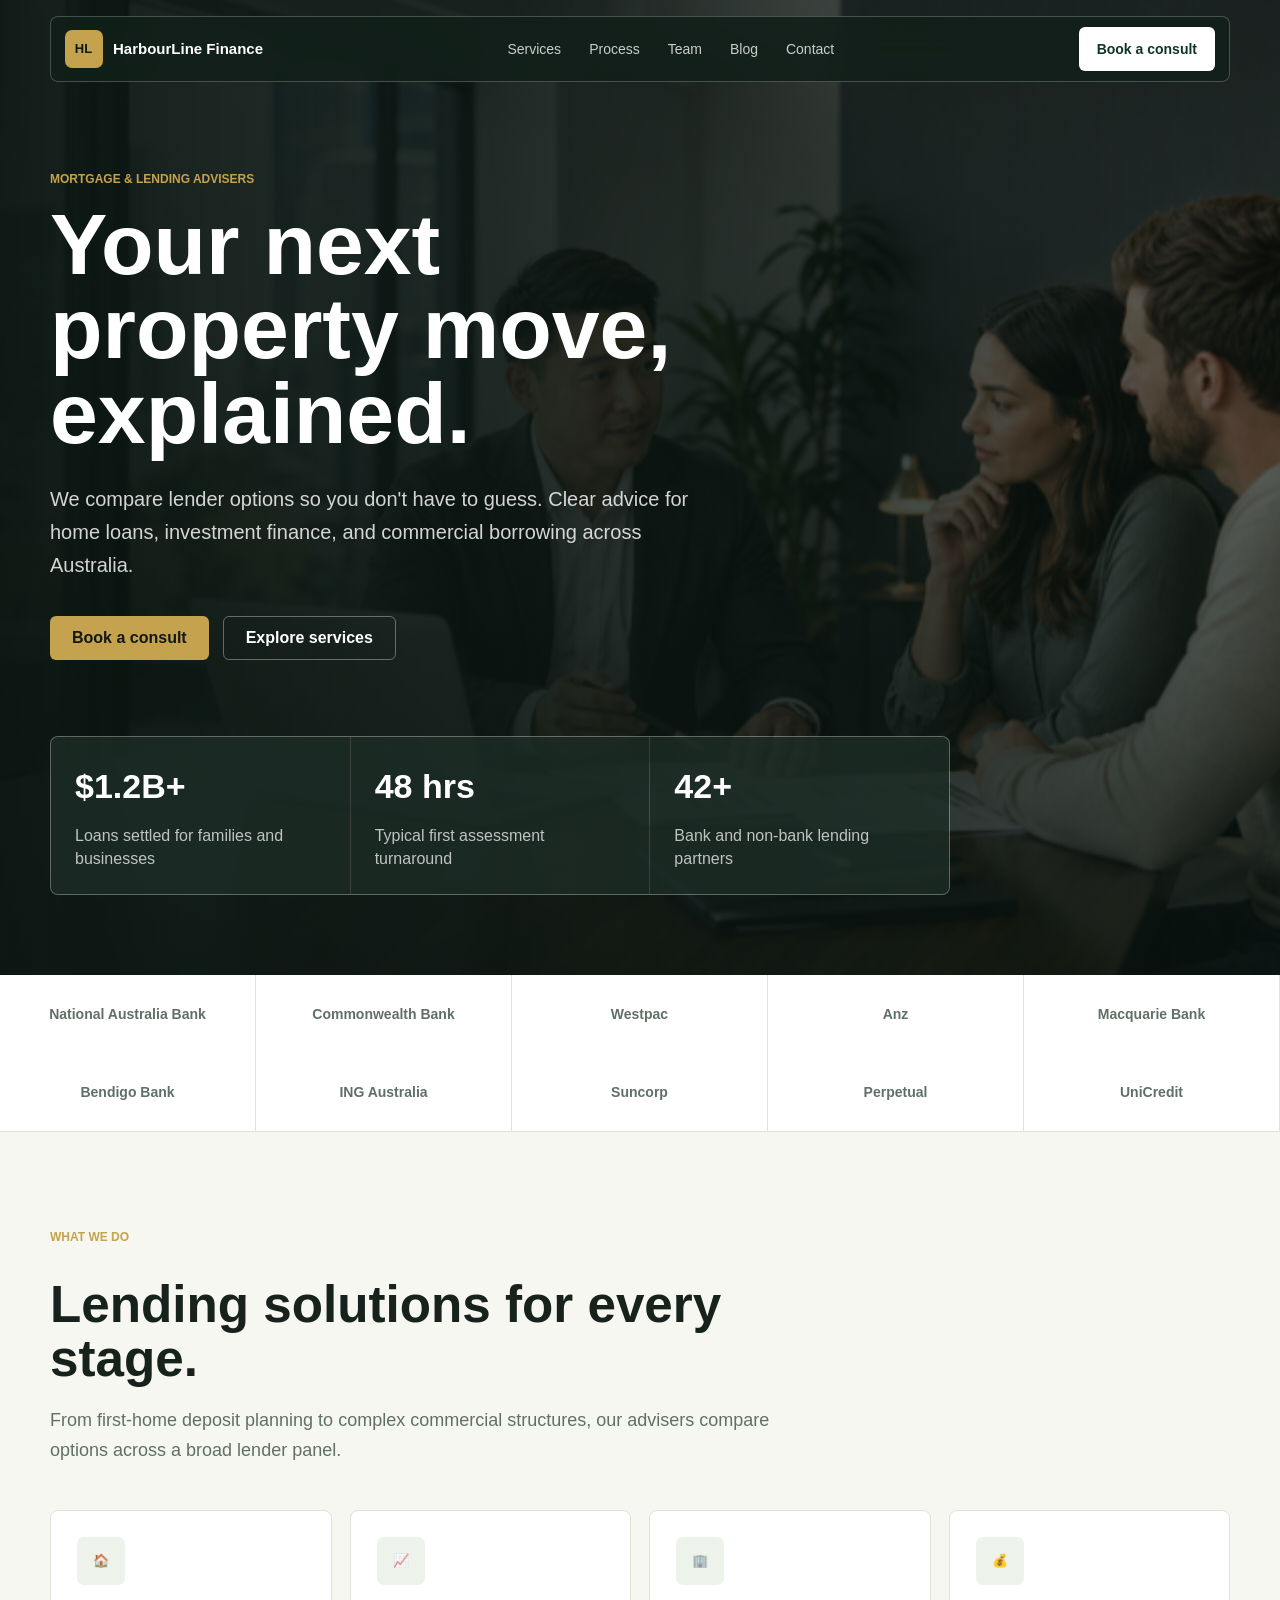
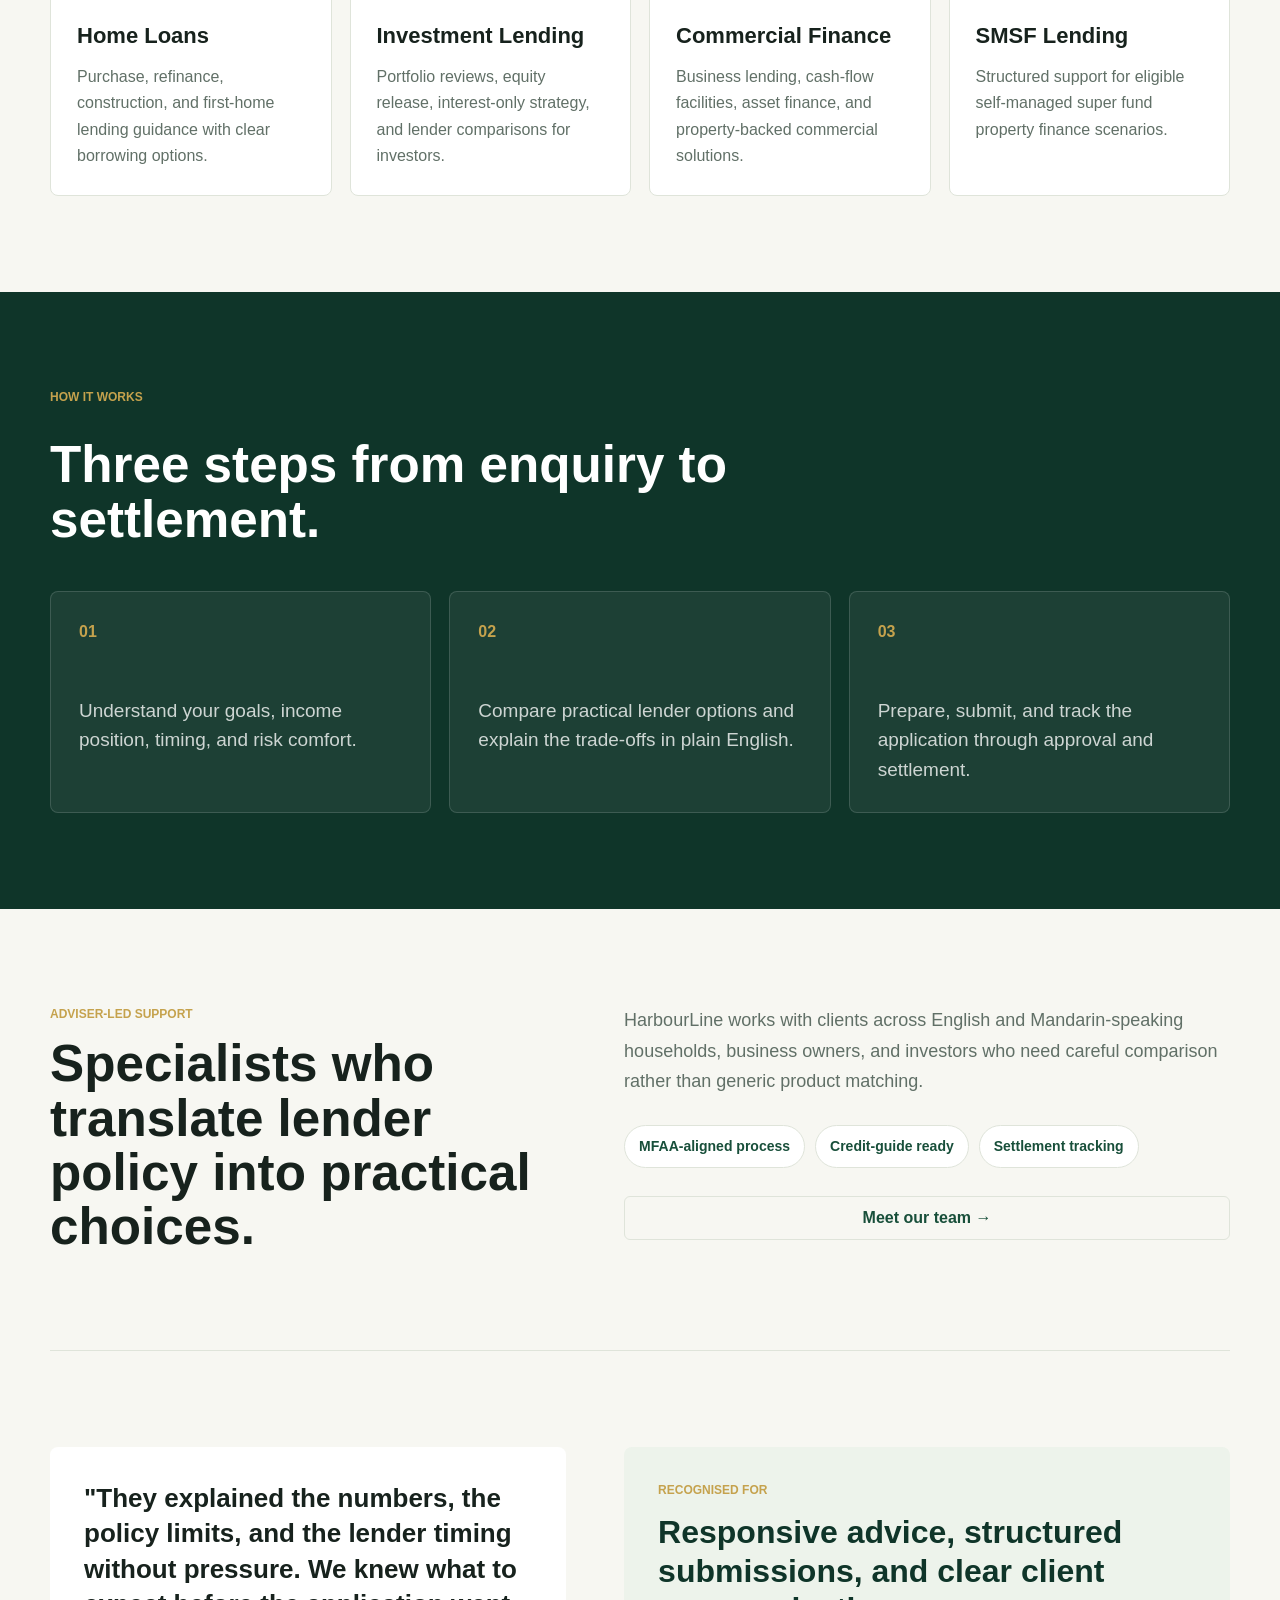
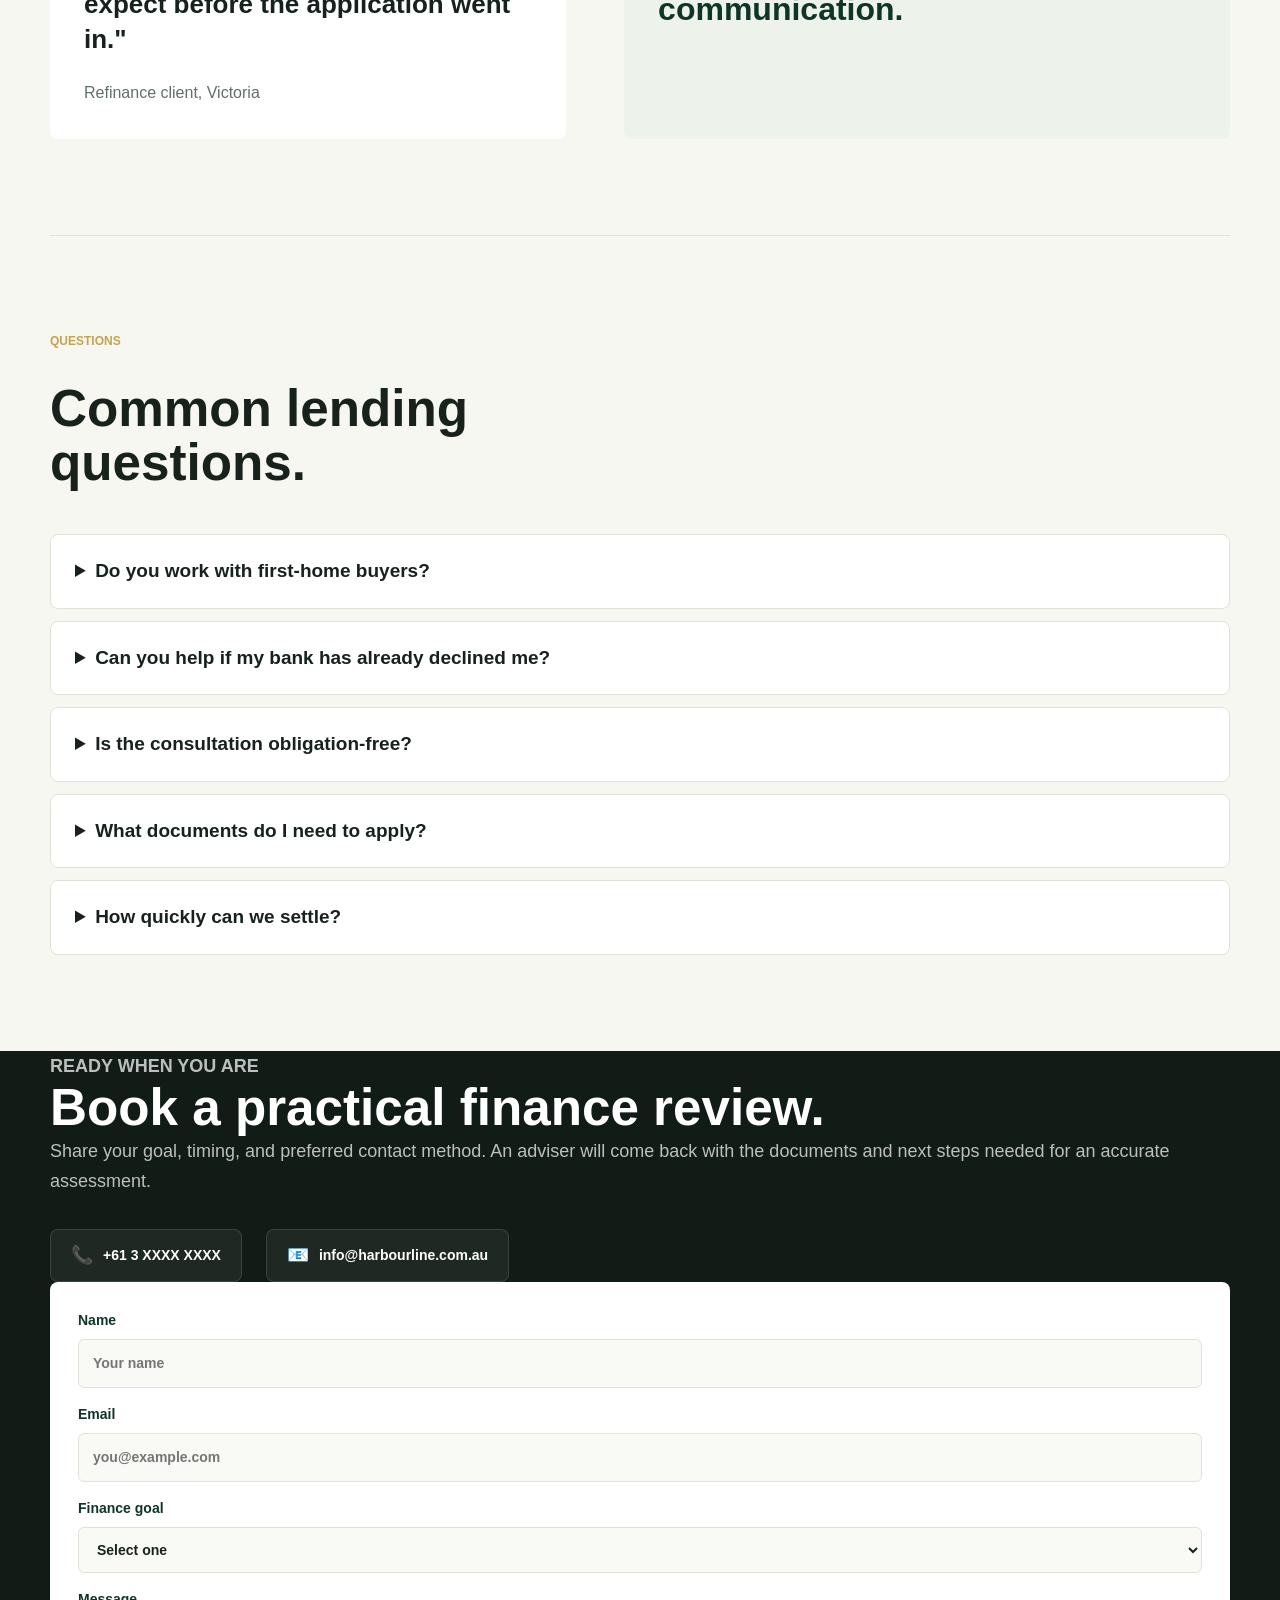
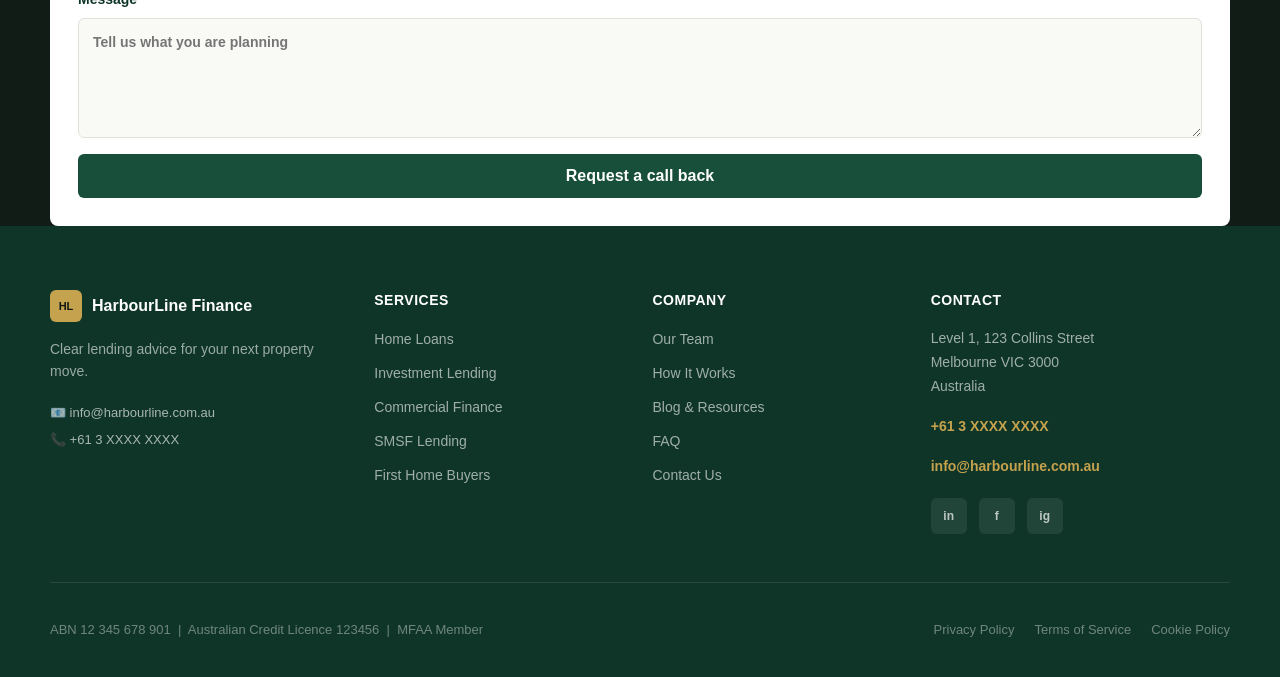
<file: index.html>
<!DOCTYPE html>
<html lang="en">
<head>
  <meta charset="UTF-8" />
  <meta name="viewport" content="width=device-width, initial-scale=1.0" />
  <title>HarbourLine Finance | Mortgage and Lending Advisers</title>
  <meta name="description" content="Australian mortgage and finance advisers for home loans, investment lending, commercial finance, and SMSF lending. Compare lenders, structure approvals, and settle with confidence." />
  <meta name="keywords" content="mortgage broker Australia, home loans, investment lending, commercial finance, SMSF lending, refinance, first home buyer, property finance, finance adviser Melbourne" />
  <link rel="icon" href="images/favicon.svg" type="image/svg+xml" />
  <link rel="apple-touch-icon" href="images/apple-touch-icon.png" />
  <meta property="og:title" content="HarbourLine Finance | Mortgage and Lending Advisers" />
  <meta property="og:description" content="Australian mortgage and finance advisers for home loans, investment lending, commercial finance, and SMSF lending." />
  <meta property="og:image" content="images/og-image.jpg" />
  <meta property="og:type" content="website" />
  <meta name="twitter:card" content="summary_large_image" />
  <link rel="stylesheet" href="style.css" />

  <!-- JSON-LD Structured Data -->
  <script type="application/ld+json">
  {
    "@context": "https://schema.org",
    "@type": "FinancialService",
    "name": "HarbourLine Finance",
    "description": "Australian mortgage and finance advisers for home loans, investment lending, commercial finance, and SMSF lending.",
    "url": "https://harbourline.com.au",
    "telephone": "+61-3-XXXX-XXXX",
    "email": "info@harbourline.com.au",
    "address": {
      "@type": "PostalAddress",
      "streetAddress": "Level 1, 123 Collins Street",
      "addressLocality": "Melbourne",
      "addressRegion": "VIC",
      "postalCode": "3000",
      "addressCountry": "AU"
    },
    "geo": {
      "@type": "GeoCoordinates",
      "latitude": -37.8136,
      "longitude": 144.9631
    },
    "areaServed": {
      "@type": "Country",
      "name": "Australia"
    },
    "serviceType": ["Home Loans", "Investment Lending", "Commercial Finance", "SMSF Lending", "Refinance", "First Home Buyer Assistance"],
    "priceRange": "$$",
    "openingHoursSpecification": {
      "@type": "OpeningHoursSpecification",
      "dayOfWeek": ["Monday","Tuesday","Wednesday","Thursday","Friday"],
      "opens": "09:00",
      "closes": "17:30"
    }
  }
  </script>
</head>
<body>

<!-- Navigation -->
<nav class="nav-shell" aria-label="Primary navigation">
  <a href="index.html" class="brand" aria-label="HarbourLine Finance home">
    <span class="brand-mark">HL</span>
    <span>HarbourLine Finance</span>
  </a>

  <button class="mobile-menu-toggle" id="menuToggle" aria-label="Open menu" aria-expanded="false">
    <span class="hamburger-line"></span>
    <span class="hamburger-line"></span>
    <span class="hamburger-line"></span>
  </button>

  <div class="nav-links" id="navLinks">
    <a href="#services">Services</a>
    <a href="#process">Process</a>
    <a href="team.html">Team</a>
    <a href="blog.html">Blog</a>
    <a href="#contact">Contact</a>
  </div>

  <a class="nav-cta" href="#contact">Book a consult</a>
</nav>

<!-- Hero Section -->
<section class="hero-section">
  <div class="hero-media" aria-hidden="true">
    <picture>
      <source media="(max-width: 768px)" srcset="images/hero-768.jpg" type="image/jpeg" />
      <img src="images/finance-consultation.png" alt="" class="hero-image" width="1587" height="991" />
    </picture>
  </div>
  <div class="hero-overlay"></div>

  <div class="hero-content">
    <p class="eyebrow">Mortgage &amp; lending advisers</p>
    <h1>Your next property move, explained.</h1>
    <p class="hero-copy">We compare lender options so you don't have to guess. Clear advice for home loans, investment finance, and commercial borrowing across Australia.</p>
    <div class="hero-actions">
      <a href="#contact" class="primary-button">Book a consult</a>
      <a href="#services" class="secondary-button">Explore services</a>
    </div>

    <!-- Stats -->
    <div class="stats-grid">
      <div class="stat-card">
        <strong>$1.2B+</strong>
        <span>Loans settled for families and businesses</span>
      </div>
      <div class="stat-card">
        <strong>48 hrs</strong>
        <span>Typical first assessment turnaround</span>
      </div>
      <div class="stat-card">
        <strong>42+</strong>
        <span>Bank and non-bank lending partners</span>
      </div>
    </div>
  </div>
</section>

<!-- Lender Strip -->
<div class="lender-strip" aria-label="Lending partners">
  <span>National Australia Bank</span>
  <span>Commonwealth Bank</span>
  <span>Westpac</span>
  <span>Anz</span>
  <span>Macquarie Bank</span>
  <span>Bendigo Bank</span>
  <span>ING Australia</span>
  <span>Suncorp</span>
  <span>Perpetual</span>
  <span>UniCredit</span>
</div>

<!-- Services Section -->
<section id="services" class="content-section">
  <div class="section-heading">
    <p class="eyebrow">What we do</p>
    <h2>Lending solutions for every stage.</h2>
    <p>From first-home deposit planning to complex commercial structures, our advisers compare options across a broad lender panel.</p>
  </div>

  <div class="service-grid">
    <article class="service-card">
      <span class="service-icon">🏠</span>
      <h3>Home Loans</h3>
      <p>Purchase, refinance, construction, and first-home lending guidance with clear borrowing options.</p>
    </article>

    <article class="service-card">
      <span class="service-icon">📈</span>
      <h3>Investment Lending</h3>
      <p>Portfolio reviews, equity release, interest-only strategy, and lender comparisons for investors.</p>
    </article>

    <article class="service-card">
      <span class="service-icon">🏢</span>
      <h3>Commercial Finance</h3>
      <p>Business lending, cash-flow facilities, asset finance, and property-backed commercial solutions.</p>
    </article>

    <article class="service-card">
      <span class="service-icon">💰</span>
      <h3>SMSF Lending</h3>
      <p>Structured support for eligible self-managed super fund property finance scenarios.</p>
    </article>
  </div>
</section>

<!-- Process Section -->
<section id="process" class="band-section">
  <div class="section-heading">
    <p class="eyebrow">How it works</p>
    <h2>Three steps from enquiry to settlement.</h2>
  </div>

  <div class="process-grid">
    <div class="process-step">
      <span>01</span>
      <p>Understand your goals, income position, timing, and risk comfort.</p>
    </div>
    <div class="process-step">
      <span>02</span>
      <p>Compare practical lender options and explain the trade-offs in plain English.</p>
    </div>
    <div class="process-step">
      <span>03</span>
      <p>Prepare, submit, and track the application through approval and settlement.</p>
    </div>
  </div>
</section>

<!-- Team Preview Section -->
<section id="team" class="split-section">
  <div>
    <p class="eyebrow">Adviser-led support</p>
    <h2>Specialists who translate lender policy into practical choices.</h2>
  </div>
  <div class="team-copy">
    <p>HarbourLine works with clients across English and Mandarin-speaking households, business owners, and investors who need careful comparison rather than generic product matching.</p>
    <div class="credential-row">
      <span>MFAA-aligned process</span>
      <span>Credit-guide ready</span>
      <span>Settlement tracking</span>
    </div>
    <a href="team.html" class="secondary-button" style="color: var(--forest); border-color: var(--line);">Meet our team →</a>
  </div>
</section>

<!-- Testimonial Section -->
<section class="testimonial-section">
  <article class="quote-panel">
    <p>"They explained the numbers, the policy limits, and the lender timing without pressure. We knew what to expect before the application went in."</p>
    <span>Refinance client, Victoria</span>
  </article>
  <div class="award-panel">
    <p class="eyebrow">Recognised for</p>
    <strong>Responsive advice, structured submissions, and clear client communication.</strong>
  </div>
</section>

<!-- FAQ Section -->
<section id="faq" class="faq-section">
  <div class="section-heading compact">
    <p class="eyebrow">Questions</p>
    <h2>Common lending questions.</h2>
  </div>

  <div class="faq-list">
    <details>
      <summary>Do you work with first-home buyers?</summary>
      <p>Yes. The advice process includes deposit planning, borrowing capacity, government-scheme checks, and approval timing.</p>
    </details>

    <details>
      <summary>Can you help if my bank has already declined me?</summary>
      <p>Often, yes. A decline can be caused by policy fit rather than affordability. We review the reason before recommending next steps.</p>
    </details>

    <details>
      <summary>Is the consultation obligation-free?</summary>
      <p>The initial conversation is obligation-free and focused on whether there is a suitable path forward.</p>
    </details>

    <details>
      <summary>What documents do I need to apply?</summary>
      <p>Typically ID, recent payslips, bank statements, and details of existing debts. We provide a full checklist after your first call.</p>
    </details>

    <details>
      <summary>How quickly can we settle?</summary>
      <p>Most applications move from assessment to conditional approval within 48 hours. Settlement timing depends on the property and lender.</p>
    </details>
  </div>
</section>

<!-- Contact Section -->
<section id="contact" class="contact-section">
  <div>
    <p class="eyebrow">Ready when you are</p>
    <h2>Book a practical finance review.</h2>
    <p>Share your goal, timing, and preferred contact method. An adviser will come back with the documents and next steps needed for an accurate assessment.</p>

    <div class="contact-direct">
      <a href="tel:+613XXXXXXX" class="contact-direct-item">
        <span class="contact-icon">📞</span>
        <span>+61 3 XXXX XXXX</span>
      </a>
      <a href="mailto:info@harbourline.com.au" class="contact-direct-item">
        <span class="contact-icon">📧</span>
        <span>info@harbourline.com.au</span>
      </a>
    </div>
  </div>

  <form class="contact-form" id="contactForm">
    <label>
      Name
      <input type="text" name="name" placeholder="Your name" required />
    </label>
    <label>
      Email
      <input type="email" name="email" placeholder="you@example.com" required />
    </label>
    <label>
      Finance goal
      <select name="goal" required>
        <option value="" disabled selected>Select one</option>
        <option>Buy a home</option>
        <option>Refinance</option>
        <option>Invest</option>
        <option>Business finance</option>
      </select>
    </label>
    <label>
      Message
      <textarea name="message" placeholder="Tell us what you are planning"></textarea>
    </label>
    <button type="submit">Request a call back</button>
  </form>
</section>

<!-- Footer -->
<footer class="site-footer">
  <div class="footer-shell">
    <div class="footer-grid">
      <!-- Column 1: Brand -->
      <div class="footer-brand">
        <a href="index.html" aria-label="HarbourLine Finance home">
          <span class="brand-mark-small">HL</span>
          <span>HarbourLine Finance</span>
        </a>
        <p class="footer-tagline">Clear lending advice for your next property move.</p>
        <div class="footer-contact-mini">
          <span>📧 info@harbourline.com.au</span>
          <span>📞 +61 3 XXXX XXXX</span>
        </div>
      </div>

      <!-- Column 2: Services -->
      <nav aria-label="Services">
        <h4>Services</h4>
        <ul>
          <li><a href="#services">Home Loans</a></li>
          <li><a href="#services">Investment Lending</a></li>
          <li><a href="#services">Commercial Finance</a></li>
          <li><a href="#services">SMSF Lending</a></li>
          <li><a href="#contact">First Home Buyers</a></li>
        </ul>
      </nav>

      <!-- Column 3: Company -->
      <nav aria-label="Company">
        <h4>Company</h4>
        <ul>
          <li><a href="team.html">Our Team</a></li>
          <li><a href="#process">How It Works</a></li>
          <li><a href="blog.html">Blog &amp; Resources</a></li>
          <li><a href="#faq">FAQ</a></li>
          <li><a href="#contact">Contact Us</a></li>
        </ul>
      </nav>

      <!-- Column 4: Contact -->
      <div class="footer-contact">
        <h4>Contact</h4>
        <address>
          Level 1, 123 Collins Street<br />
          Melbourne VIC 3000<br />
          Australia
        </address>
        <p class="footer-phone"><a href="tel:+613XXXXXXX">+61 3 XXXX XXXX</a></p>
        <p class="footer-email"><a href="mailto:info@harbourline.com.au">info@harbourline.com.au</a></p>
        <div class="social-links" aria-label="Social media">
          <a href="#" aria-label="LinkedIn">in</a>
          <a href="#" aria-label="Facebook">f</a>
          <a href="#" aria-label="Instagram">ig</a>
        </div>
      </div>
    </div>

    <!-- Bottom bar -->
    <div class="footer-bottom">
      <p class="footer-legal">ABN 12 345 678 901 &nbsp;|&nbsp; Australian Credit Licence 123456 &nbsp;|&nbsp; MFAA Member</p>
      <div class="footer-links-bottom">
        <a href="#">Privacy Policy</a>
        <a href="#">Terms of Service</a>
        <a href="#">Cookie Policy</a>
      </div>
    </div>
  </div>
</footer>

<script>
// Mobile menu toggle
(function() {
  var toggle = document.getElementById('menuToggle');
  var navLinks = document.getElementById('navLinks');

  if (toggle && navLinks) {
    toggle.addEventListener('click', function() {
      var isOpen = navLinks.classList.toggle('open');
      toggle.setAttribute('aria-expanded', isOpen ? 'true' : 'false');
      toggle.setAttribute('aria-label', isOpen ? 'Close menu' : 'Open menu');
    });

    // Close menu when clicking a link
    var links = navLinks.querySelectorAll('a');
    for (var i = 0; i < links.length; i++) {
      links[i].addEventListener('click', function() {
        navLinks.classList.remove('open');
        toggle.setAttribute('aria-expanded', 'false');
        toggle.setAttribute('aria-label', 'Open menu');
      });
    }
  }

  // Contact form handling
  var contactForm = document.getElementById('contactForm');
  if (contactForm) {
    contactForm.addEventListener('submit', function(e) {
      e.preventDefault();
      var formData = new FormData(contactForm);
      console.log('Form submitted:', Object.fromEntries(formData));

      // Replace form with success message
      var parent = contactForm.parentElement;
      contactForm.outerHTML = '<div class="contact-form contact-form-success"><h3>Thank you!</h3><p>Your request has been received. An adviser will be in touch within one business day.</p><button type="button" onclick="location.reload()">Send another</button></div>';
    });
  }
})();
</script>

</body>
</html>
</file>
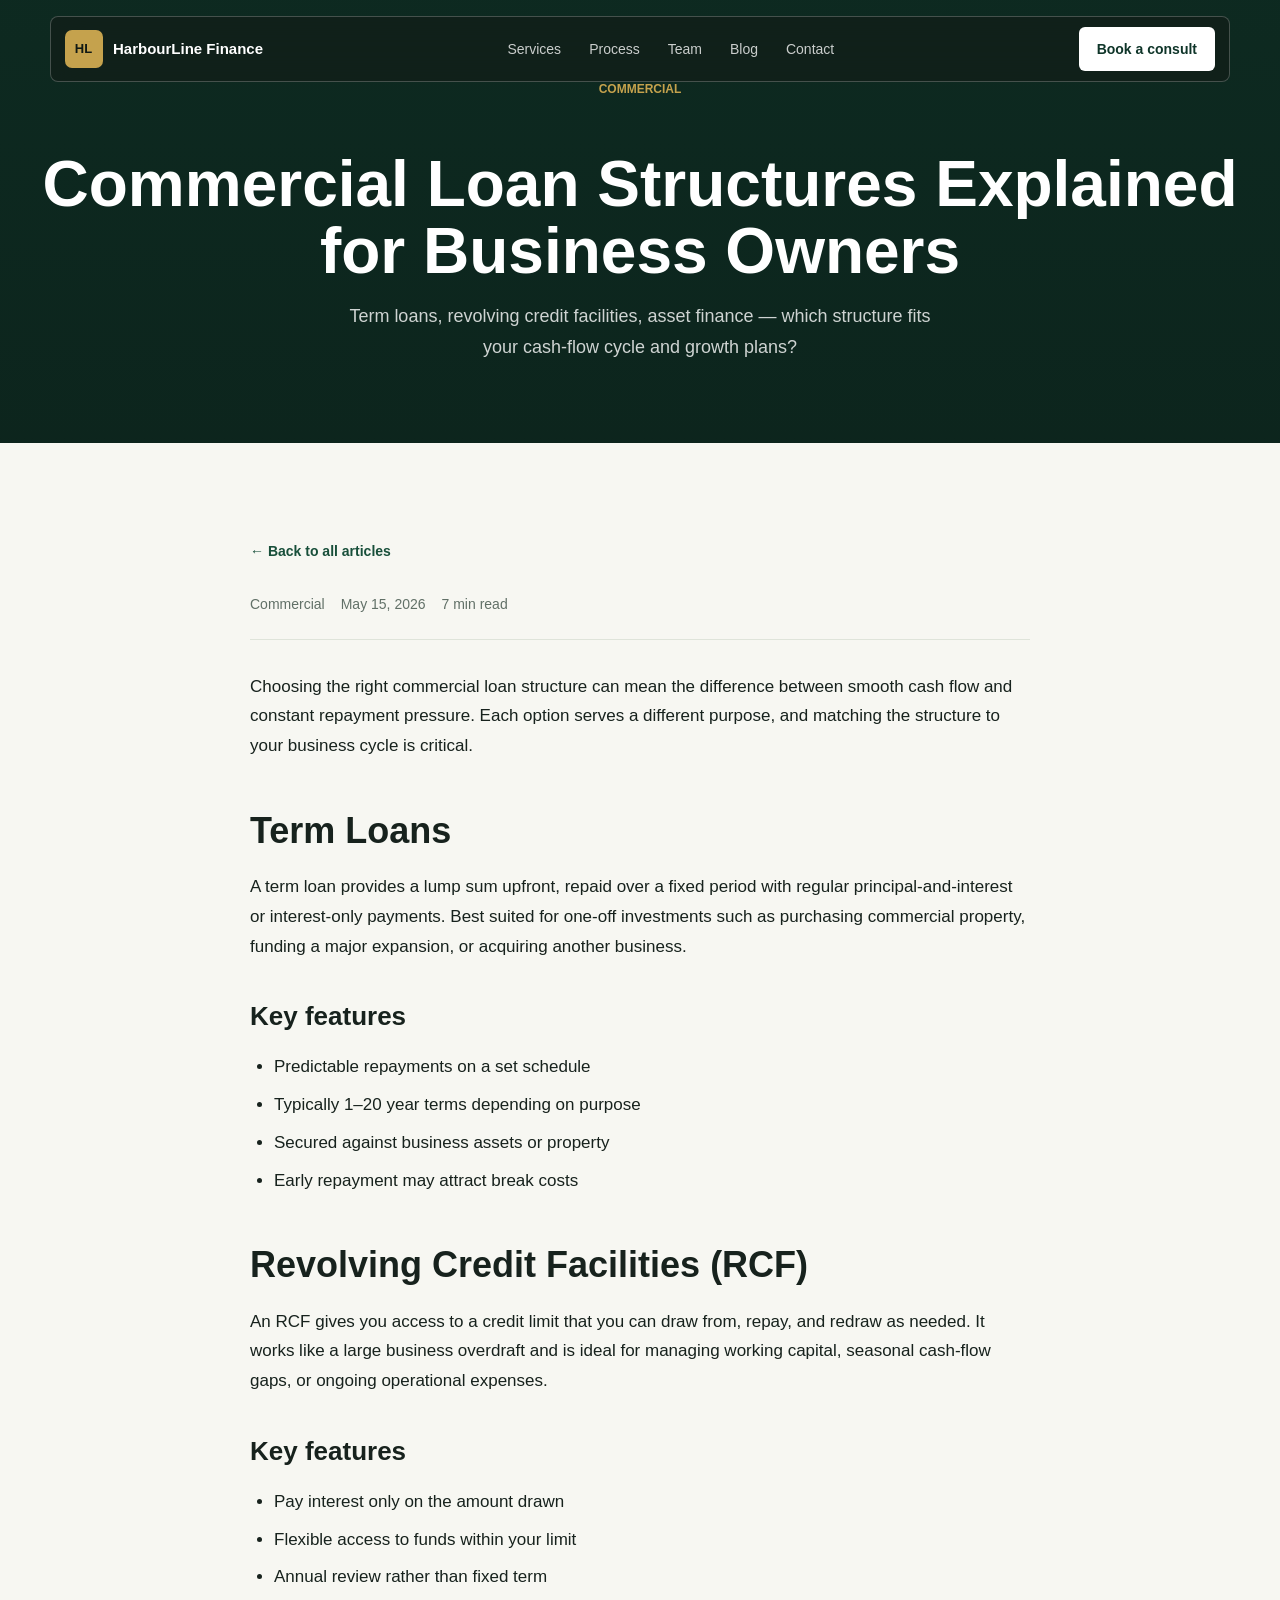
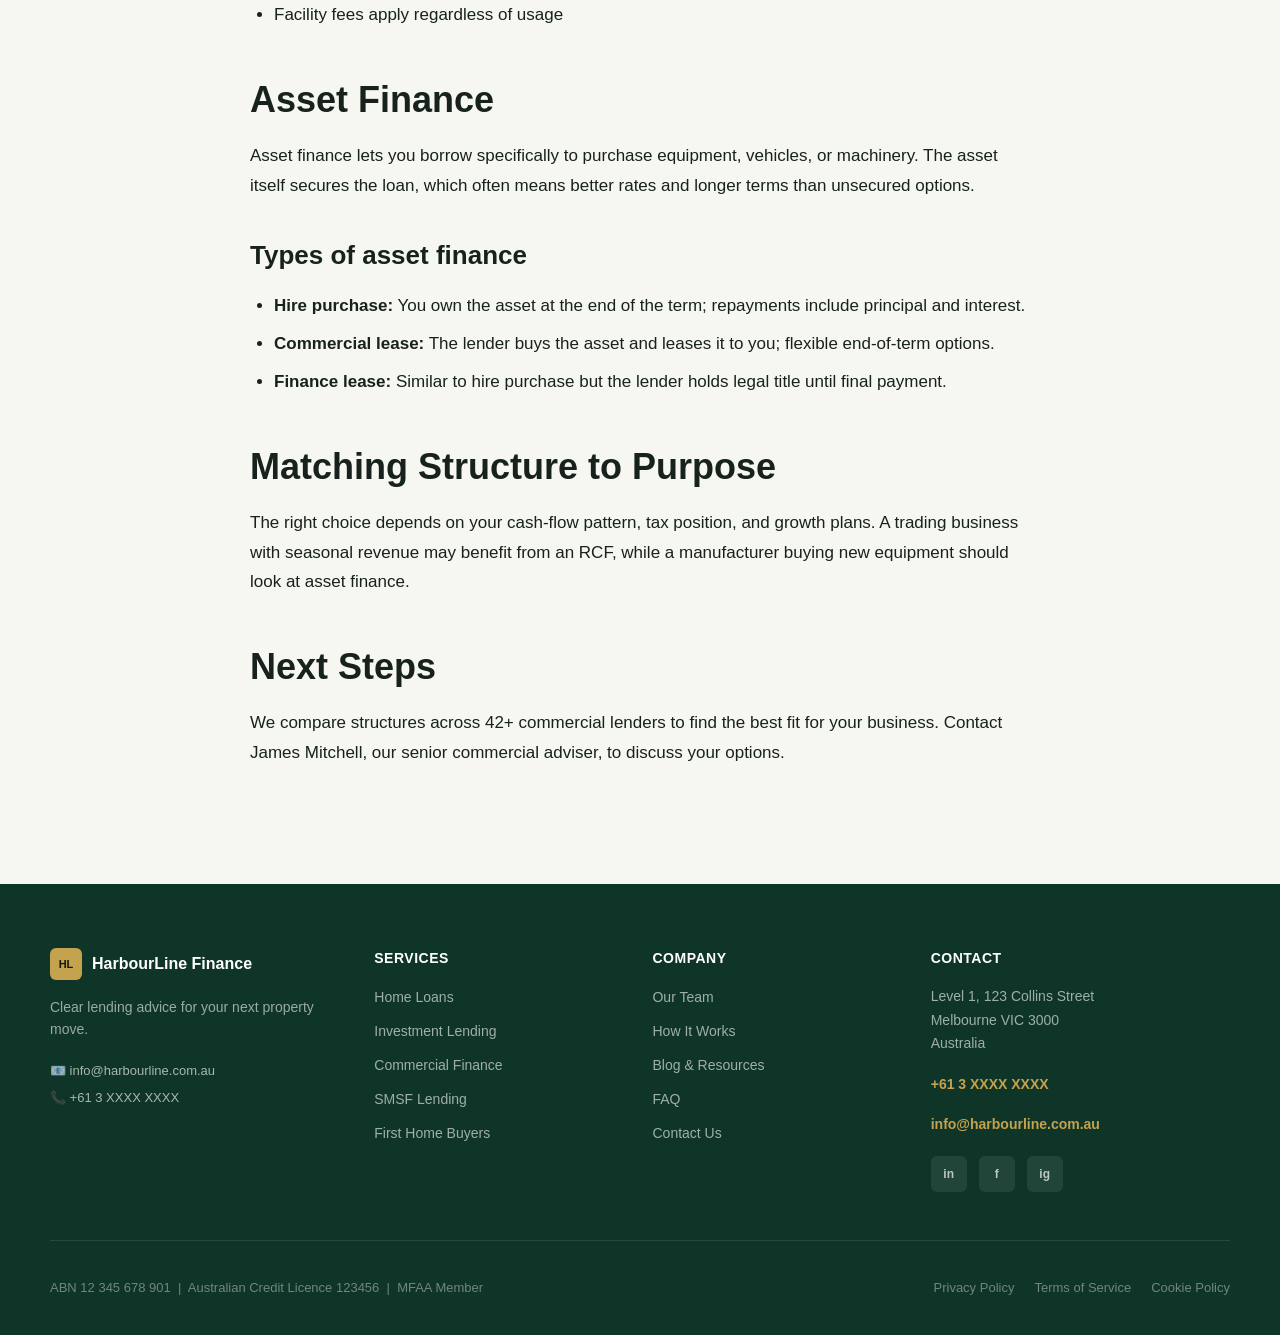
<file: blog-commercial-loan-structures-explained.html>
<!DOCTYPE html>
<html lang="en">
<head>
  <meta charset="UTF-8" />
  <meta name="viewport" content="width=device-width, initial-scale=1.0" />
  <title>Commercial Loan Structures Explained for Business Owners | HarbourLine Finance</title>
  <meta name="description" content="Term loans, revolving credit facilities, asset finance — which structure fits your cash-flow cycle and growth plans?" />
  <link rel="icon" href="images/favicon.svg" type="image/svg+xml" />
  <link rel="stylesheet" href="style.css" />
</head>
<body>

<nav class="nav-shell" aria-label="Primary navigation">
  <a href="index.html" class="brand"><span class="brand-mark">HL</span><span>HarbourLine Finance</span></a>
  <button class="mobile-menu-toggle" id="menuToggle" aria-label="Open menu" aria-expanded="false"><span class="hamburger-line"></span><span class="hamburger-line"></span><span class="hamburger-line"></span></button>
  <div class="nav-links" id="navLinks"><a href="index.html#services">Services</a><a href="index.html#process">Process</a><a href="team.html">Team</a><a href="blog.html">Blog</a><a href="index.html#contact">Contact</a></div>
  <a class="nav-cta" href="index.html#contact">Book a consult</a>
</nav>

<section class="page-hero"><div class="page-hero-overlay"></div><div class="page-hero-content"><p class="eyebrow">Commercial</p><h1>Commercial Loan Structures Explained for Business Owners</h1><p class="page-hero-copy">Term loans, revolving credit facilities, asset finance — which structure fits your cash-flow cycle and growth plans?</p></div></section>

<section class="article-page-section"><div class="article-shell">
  <a href="blog.html" class="article-back-link">← Back to all articles</a>
  <div class="article-meta"><span>Commercial</span><span>May 15, 2026</span><span>7 min read</span></div>

  <div class="article-content">
    <p>Choosing the right commercial loan structure can mean the difference between smooth cash flow and constant repayment pressure. Each option serves a different purpose, and matching the structure to your business cycle is critical.</p>

    <h2>Term Loans</h2>
    <p>A term loan provides a lump sum upfront, repaid over a fixed period with regular principal-and-interest or interest-only payments. Best suited for one-off investments such as purchasing commercial property, funding a major expansion, or acquiring another business.</p>

    <h3>Key features</h3>
    <ul>
      <li>Predictable repayments on a set schedule</li>
      <li>Typically 1–20 year terms depending on purpose</li>
      <li>Secured against business assets or property</li>
      <li>Early repayment may attract break costs</li>
    </ul>

    <h2>Revolving Credit Facilities (RCF)</h2>
    <p>An RCF gives you access to a credit limit that you can draw from, repay, and redraw as needed. It works like a large business overdraft and is ideal for managing working capital, seasonal cash-flow gaps, or ongoing operational expenses.</p>

    <h3>Key features</h3>
    <ul>
      <li>Pay interest only on the amount drawn</li>
      <li>Flexible access to funds within your limit</li>
      <li>Annual review rather than fixed term</li>
      <li>Facility fees apply regardless of usage</li>
    </ul>

    <h2>Asset Finance</h2>
    <p>Asset finance lets you borrow specifically to purchase equipment, vehicles, or machinery. The asset itself secures the loan, which often means better rates and longer terms than unsecured options.</p>

    <h3>Types of asset finance</h3>
    <ul>
      <li><strong>Hire purchase:</strong> You own the asset at the end of the term; repayments include principal and interest.</li>
      <li><strong>Commercial lease:</strong> The lender buys the asset and leases it to you; flexible end-of-term options.</li>
      <li><strong>Finance lease:</strong> Similar to hire purchase but the lender holds legal title until final payment.</li>
    </ul>

    <h2>Matching Structure to Purpose</h2>
    <p>The right choice depends on your cash-flow pattern, tax position, and growth plans. A trading business with seasonal revenue may benefit from an RCF, while a manufacturer buying new equipment should look at asset finance.</p>

    <h2>Next Steps</h2>
    <p>We compare structures across 42+ commercial lenders to find the best fit for your business. Contact James Mitchell, our senior commercial adviser, to discuss your options.</p>
  </div>
</div></section>

<footer class="site-footer"><div class="footer-shell"><div class="footer-grid">
  <div class="footer-brand"><a href="index.html"><span class="brand-mark-small">HL</span><span>HarbourLine Finance</span></a><p class="footer-tagline">Clear lending advice for your next property move.</p><div class="footer-contact-mini"><span>📧 info@harbourline.com.au</span><span>📞 +61 3 XXXX XXXX</span></div></div>
  <nav aria-label="Services"><h4>Services</h4><ul><li><a href="index.html#services">Home Loans</a></li><li><a href="index.html#services">Investment Lending</a></li><li><a href="index.html#services">Commercial Finance</a></li><li><a href="index.html#services">SMSF Lending</a></li><li><a href="index.html#contact">First Home Buyers</a></li></ul></nav>
  <nav aria-label="Company"><h4>Company</h4><ul><li><a href="team.html">Our Team</a></li><li><a href="index.html#process">How It Works</a></li><li><a href="blog.html">Blog &amp; Resources</a></li><li><a href="index.html#faq">FAQ</a></li><li><a href="index.html#contact">Contact Us</a></li></ul></nav>
  <div class="footer-contact"><h4>Contact</h4><address>Level 1, 123 Collins Street<br />Melbourne VIC 3000<br />Australia</address><p class="footer-phone"><a href="tel:+613XXXXXXX">+61 3 XXXX XXXX</a></p><p class="footer-email"><a href="mailto:info@harbourline.com.au">info@harbourline.com.au</a></p><div class="social-links" aria-label="Social media"><a href="#" aria-label="LinkedIn">in</a><a href="#" aria-label="Facebook">f</a><a href="#" aria-label="Instagram">ig</a></div></div>
</div><div class="footer-bottom"><p class="footer-legal">ABN 12 345 678 901 &nbsp;|&nbsp; Australian Credit Licence 123456 &nbsp;|&nbsp; MFAA Member</p><div class="footer-links-bottom"><a href="#">Privacy Policy</a><a href="#">Terms of Service</a><a href="#">Cookie Policy</a></div></div></div></footer>
<script>(function(){var t=document.getElementById('menuToggle'),n=document.getElementById('navLinks');if(t&&n){t.addEventListener('click',function(){var o=n.classList.toggle('open');t.setAttribute('aria-expanded',o?'true':'false')});n.querySelectorAll('a').forEach(function(a){a.addEventListener('click',function(){n.classList.remove('open');t.setAttribute('aria-expanded','false')})})}})();</script>
</body>
</html>
</file>
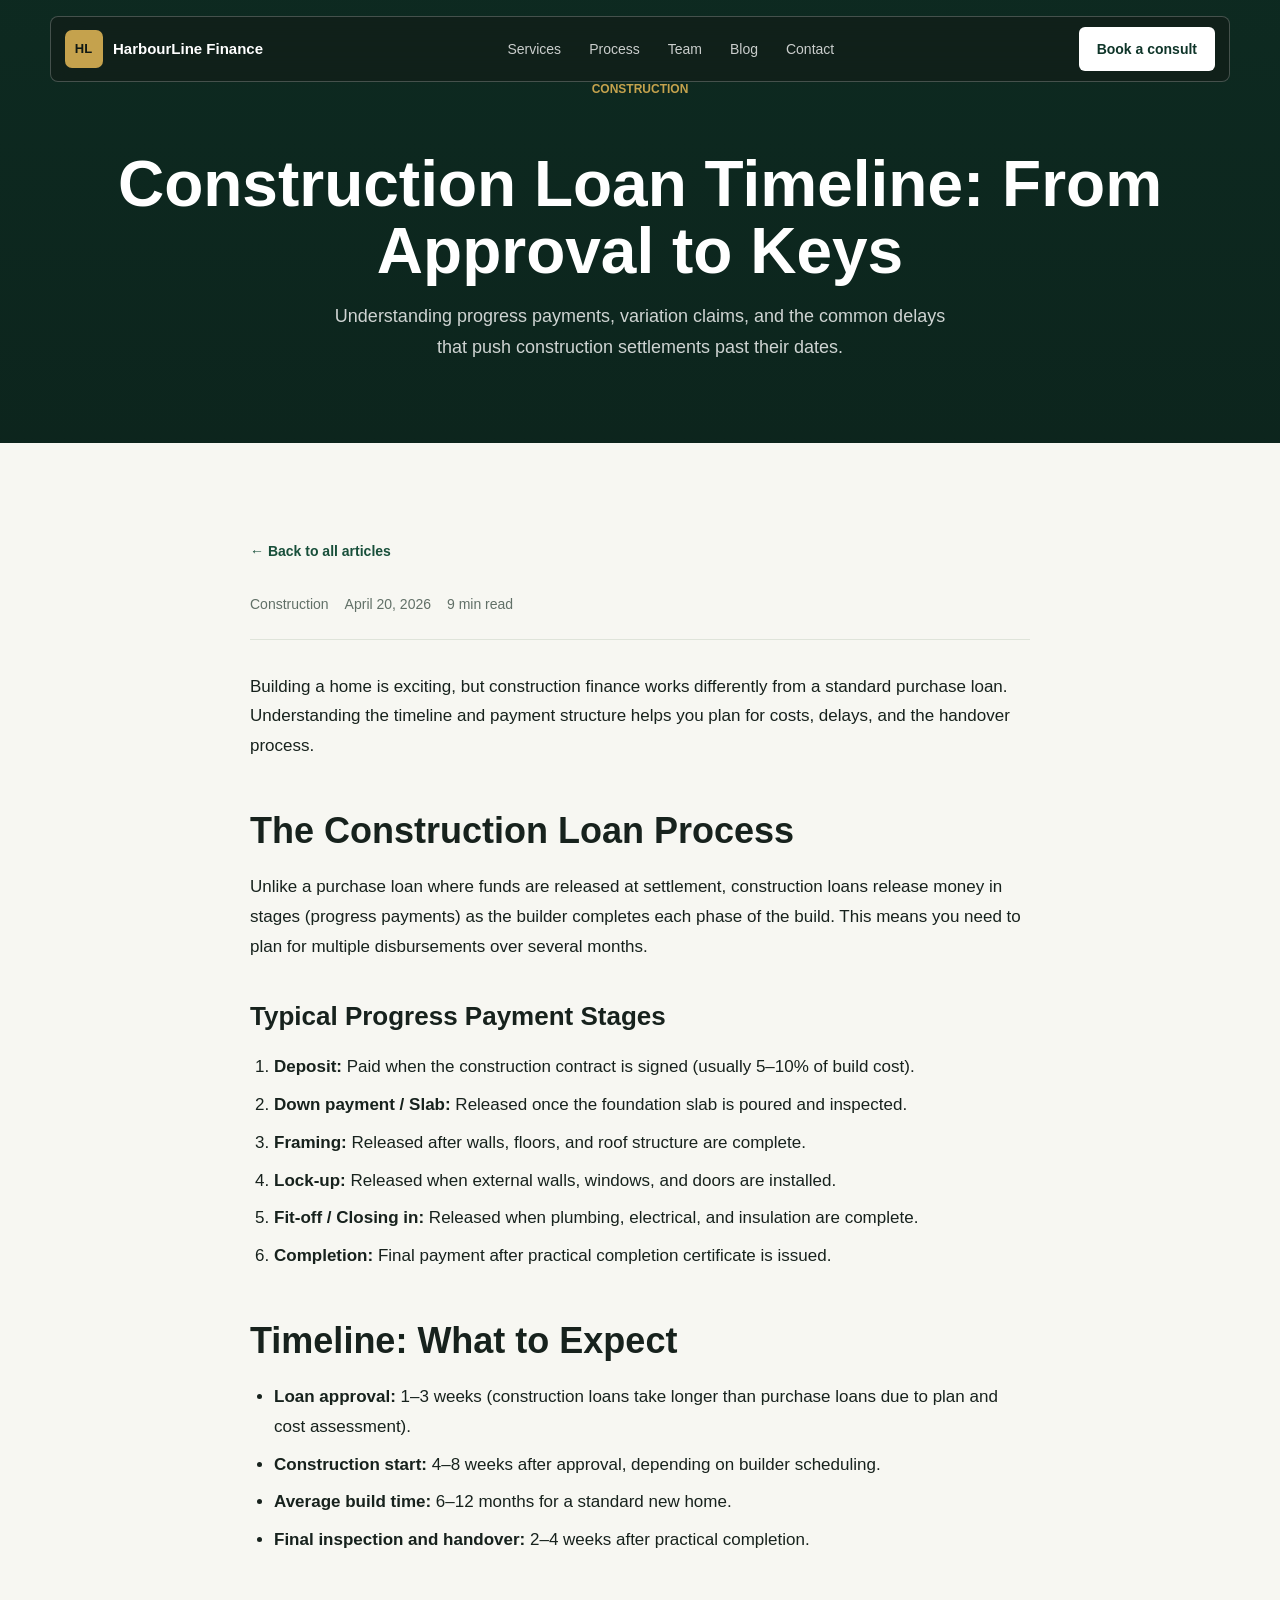
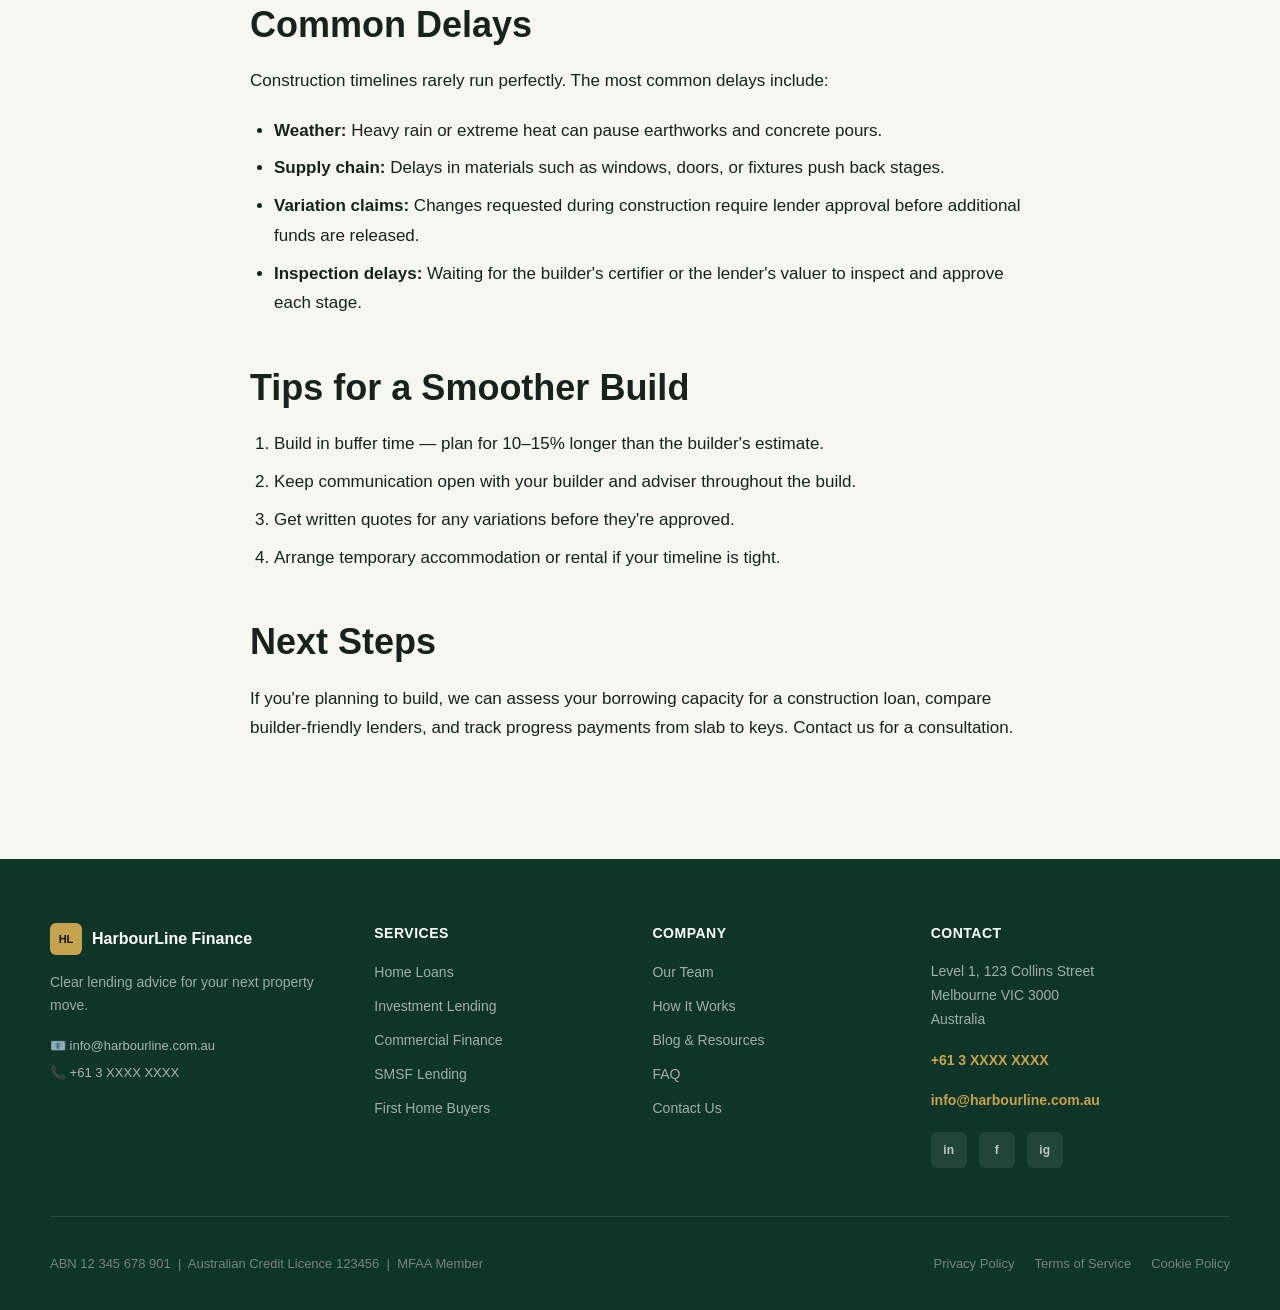
<file: blog-construction-loan-timeline.html>
<!DOCTYPE html>
<html lang="en">
<head>
  <meta charset="UTF-8" />
  <meta name="viewport" content="width=device-width, initial-scale=1.0" />
  <title>Construction Loan Timeline: From Approval to Keys | HarbourLine Finance</title>
  <meta name="description" content="Understanding progress payments, variation claims, and the common delays that push construction settlements past their dates." />
  <link rel="icon" href="images/favicon.svg" type="image/svg+xml" />
  <link rel="stylesheet" href="style.css" />
</head>
<body>

<nav class="nav-shell" aria-label="Primary navigation">
  <a href="index.html" class="brand"><span class="brand-mark">HL</span><span>HarbourLine Finance</span></a>
  <button class="mobile-menu-toggle" id="menuToggle" aria-label="Open menu" aria-expanded="false"><span class="hamburger-line"></span><span class="hamburger-line"></span><span class="hamburger-line"></span></button>
  <div class="nav-links" id="navLinks"><a href="index.html#services">Services</a><a href="index.html#process">Process</a><a href="team.html">Team</a><a href="blog.html">Blog</a><a href="index.html#contact">Contact</a></div>
  <a class="nav-cta" href="index.html#contact">Book a consult</a>
</nav>

<section class="page-hero"><div class="page-hero-overlay"></div><div class="page-hero-content"><p class="eyebrow">Construction</p><h1>Construction Loan Timeline: From Approval to Keys</h1><p class="page-hero-copy">Understanding progress payments, variation claims, and the common delays that push construction settlements past their dates.</p></div></section>

<section class="article-page-section"><div class="article-shell">
  <a href="blog.html" class="article-back-link">← Back to all articles</a>
  <div class="article-meta"><span>Construction</span><span>April 20, 2026</span><span>9 min read</span></div>

  <div class="article-content">
    <p>Building a home is exciting, but construction finance works differently from a standard purchase loan. Understanding the timeline and payment structure helps you plan for costs, delays, and the handover process.</p>

    <h2>The Construction Loan Process</h2>
    <p>Unlike a purchase loan where funds are released at settlement, construction loans release money in stages (progress payments) as the builder completes each phase of the build. This means you need to plan for multiple disbursements over several months.</p>

    <h3>Typical Progress Payment Stages</h3>
    <ol>
      <li><strong>Deposit:</strong> Paid when the construction contract is signed (usually 5–10% of build cost).</li>
      <li><strong>Down payment / Slab:</strong> Released once the foundation slab is poured and inspected.</li>
      <li><strong>Framing:</strong> Released after walls, floors, and roof structure are complete.</li>
      <li><strong>Lock-up:</strong> Released when external walls, windows, and doors are installed.</li>
      <li><strong>Fit-off / Closing in:</strong> Released when plumbing, electrical, and insulation are complete.</li>
      <li><strong>Completion:</strong> Final payment after practical completion certificate is issued.</li>
    </ol>

    <h2>Timeline: What to Expect</h2>
    <ul>
      <li><strong>Loan approval:</strong> 1–3 weeks (construction loans take longer than purchase loans due to plan and cost assessment).</li>
      <li><strong>Construction start:</strong> 4–8 weeks after approval, depending on builder scheduling.</li>
      <li><strong>Average build time:</strong> 6–12 months for a standard new home.</li>
      <li><strong>Final inspection and handover:</strong> 2–4 weeks after practical completion.</li>
    </ul>

    <h2>Common Delays</h2>
    <p>Construction timelines rarely run perfectly. The most common delays include:</p>
    <ul>
      <li><strong>Weather:</strong> Heavy rain or extreme heat can pause earthworks and concrete pours.</li>
      <li><strong>Supply chain:</strong> Delays in materials such as windows, doors, or fixtures push back stages.</li>
      <li><strong>Variation claims:</strong> Changes requested during construction require lender approval before additional funds are released.</li>
      <li><strong>Inspection delays:</strong> Waiting for the builder's certifier or the lender's valuer to inspect and approve each stage.</li>
    </ul>

    <h2>Tips for a Smoother Build</h2>
    <ol>
      <li>Build in buffer time — plan for 10–15% longer than the builder's estimate.</li>
      <li>Keep communication open with your builder and adviser throughout the build.</li>
      <li>Get written quotes for any variations before they're approved.</li>
      <li>Arrange temporary accommodation or rental if your timeline is tight.</li>
    </ol>

    <h2>Next Steps</h2>
    <p>If you're planning to build, we can assess your borrowing capacity for a construction loan, compare builder-friendly lenders, and track progress payments from slab to keys. Contact us for a consultation.</p>
  </div>
</div></section>

<footer class="site-footer"><div class="footer-shell"><div class="footer-grid">
  <div class="footer-brand"><a href="index.html"><span class="brand-mark-small">HL</span><span>HarbourLine Finance</span></a><p class="footer-tagline">Clear lending advice for your next property move.</p><div class="footer-contact-mini"><span>📧 info@harbourline.com.au</span><span>📞 +61 3 XXXX XXXX</span></div></div>
  <nav aria-label="Services"><h4>Services</h4><ul><li><a href="index.html#services">Home Loans</a></li><li><a href="index.html#services">Investment Lending</a></li><li><a href="index.html#services">Commercial Finance</a></li><li><a href="index.html#services">SMSF Lending</a></li><li><a href="index.html#contact">First Home Buyers</a></li></ul></nav>
  <nav aria-label="Company"><h4>Company</h4><ul><li><a href="team.html">Our Team</a></li><li><a href="index.html#process">How It Works</a></li><li><a href="blog.html">Blog &amp; Resources</a></li><li><a href="index.html#faq">FAQ</a></li><li><a href="index.html#contact">Contact Us</a></li></ul></nav>
  <div class="footer-contact"><h4>Contact</h4><address>Level 1, 123 Collins Street<br />Melbourne VIC 3000<br />Australia</address><p class="footer-phone"><a href="tel:+613XXXXXXX">+61 3 XXXX XXXX</a></p><p class="footer-email"><a href="mailto:info@harbourline.com.au">info@harbourline.com.au</a></p><div class="social-links" aria-label="Social media"><a href="#" aria-label="LinkedIn">in</a><a href="#" aria-label="Facebook">f</a><a href="#" aria-label="Instagram">ig</a></div></div>
</div><div class="footer-bottom"><p class="footer-legal">ABN 12 345 678 901 &nbsp;|&nbsp; Australian Credit Licence 123456 &nbsp;|&nbsp; MFAA Member</p><div class="footer-links-bottom"><a href="#">Privacy Policy</a><a href="#">Terms of Service</a><a href="#">Cookie Policy</a></div></div></div></footer>
<script>(function(){var t=document.getElementById('menuToggle'),n=document.getElementById('navLinks');if(t&&n){t.addEventListener('click',function(){var o=n.classList.toggle('open');t.setAttribute('aria-expanded',o?'true':'false')});n.querySelectorAll('a').forEach(function(a){a.addEventListener('click',function(){n.classList.remove('open');t.setAttribute('aria-expanded','false')})})}})();</script>
</body>
</html>
</file>
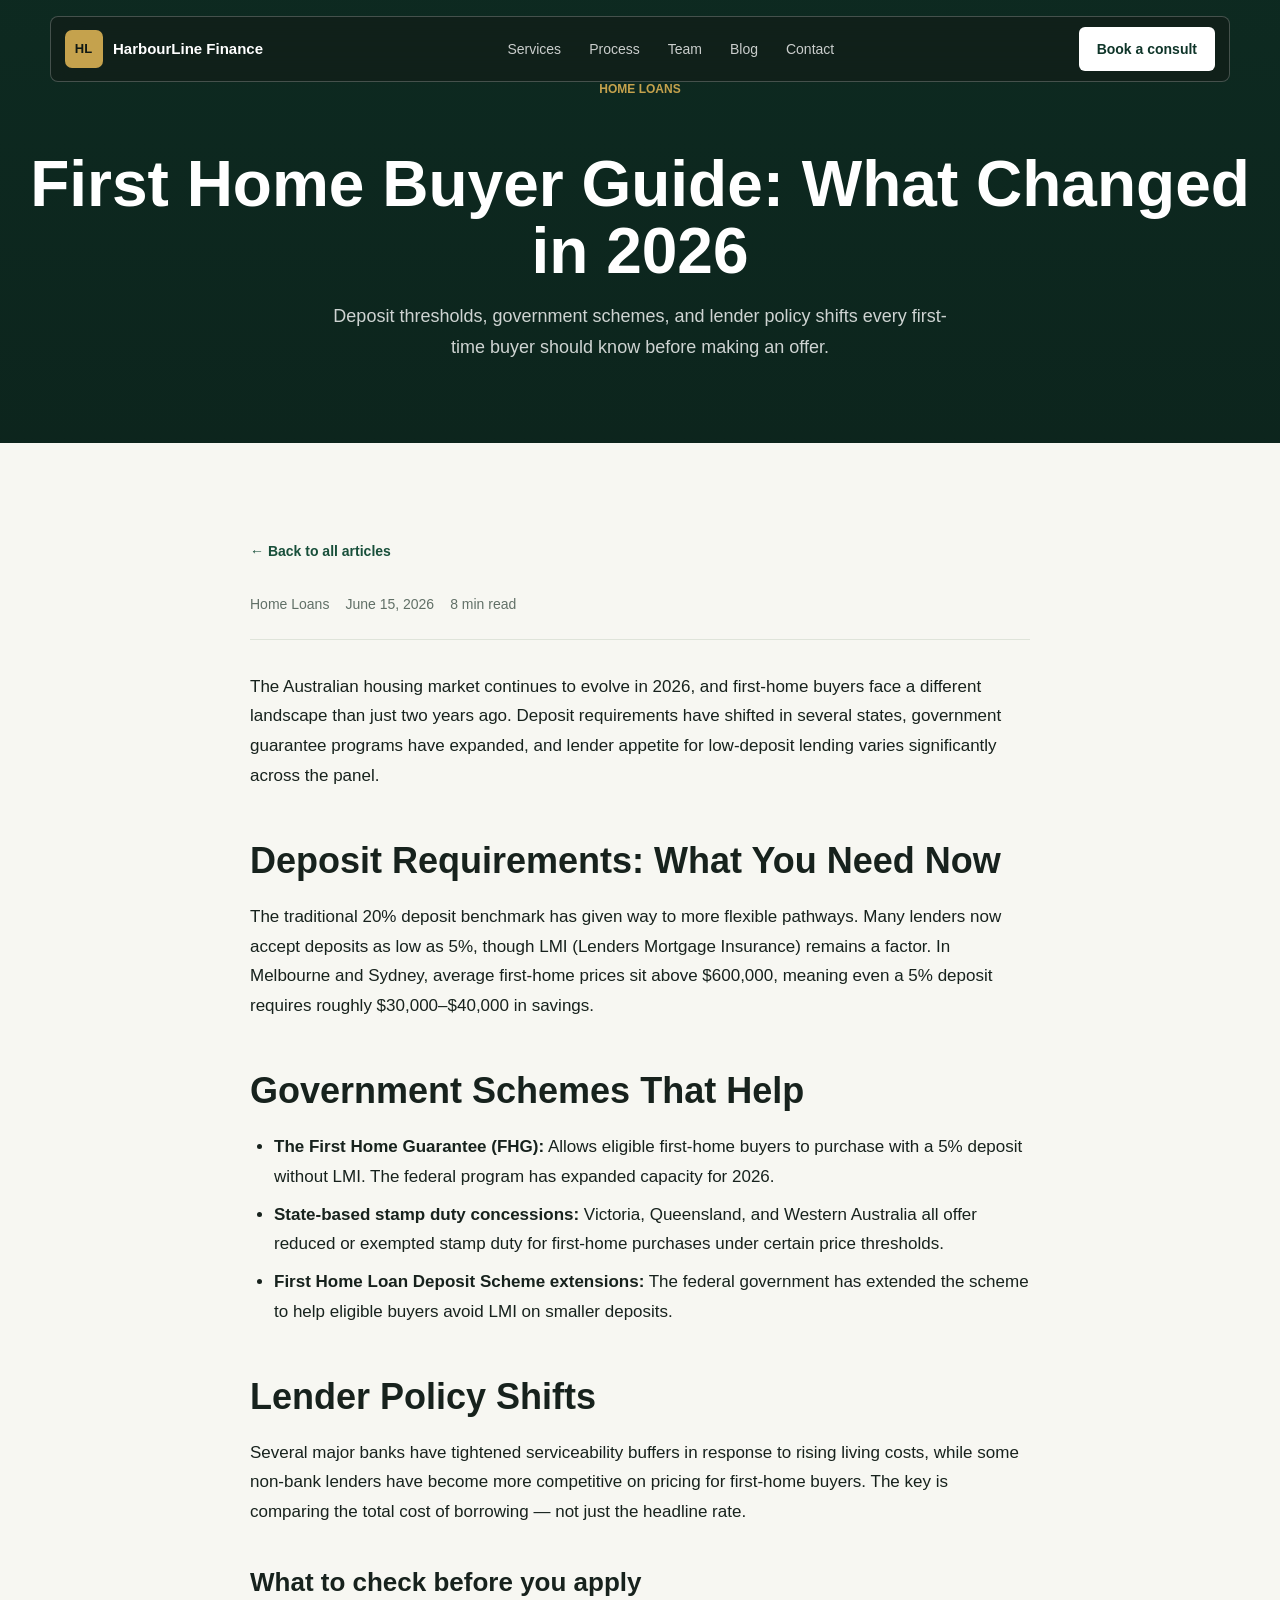
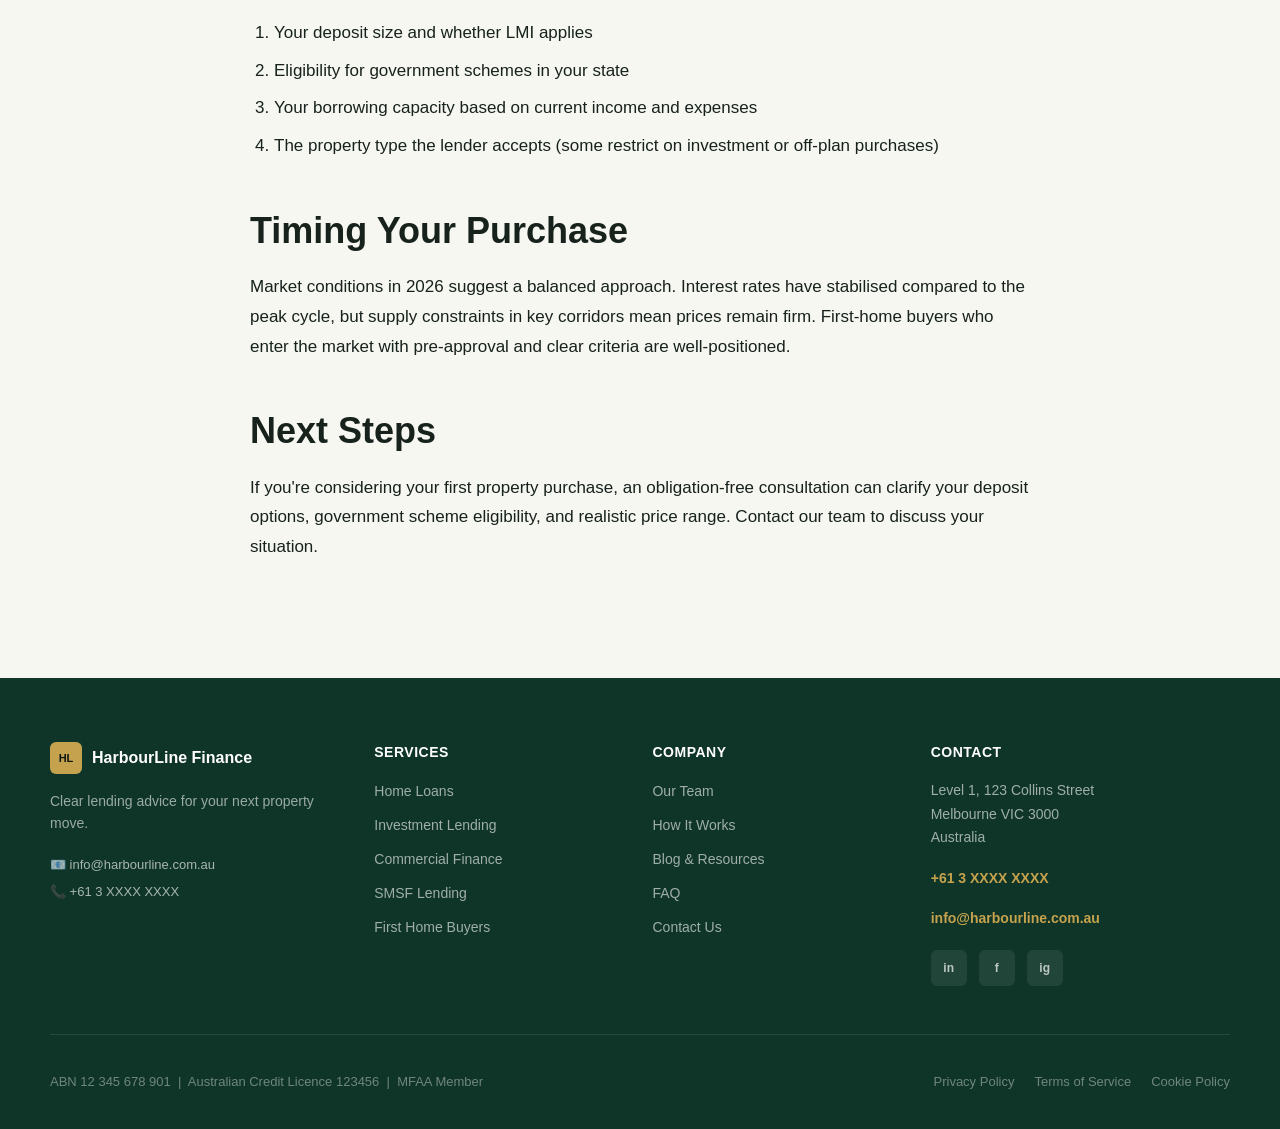
<file: blog-first-home-buyer-guide-2026.html>
<!DOCTYPE html>
<html lang="en">
<head>
  <meta charset="UTF-8" />
  <meta name="viewport" content="width=device-width, initial-scale=1.0" />
  <title>First Home Buyer Guide: What Changed in 2026 | HarbourLine Finance</title>
  <meta name="description" content="Deposit thresholds, government schemes, and lender policy shifts every first-time buyer should know before making an offer." />
  <link rel="icon" href="images/favicon.svg" type="image/svg+xml" />
  <link rel="stylesheet" href="style.css" />
</head>
<body>

<nav class="nav-shell" aria-label="Primary navigation">
  <a href="index.html" class="brand" aria-label="HarbourLine Finance home">
    <span class="brand-mark">HL</span>
    <span>HarbourLine Finance</span>
  </a>
  <button class="mobile-menu-toggle" id="menuToggle" aria-label="Open menu" aria-expanded="false">
    <span class="hamburger-line"></span><span class="hamburger-line"></span><span class="hamburger-line"></span>
  </button>
  <div class="nav-links" id="navLinks">
    <a href="index.html#services">Services</a>
    <a href="index.html#process">Process</a>
    <a href="team.html">Team</a>
    <a href="blog.html">Blog</a>
    <a href="index.html#contact">Contact</a>
  </div>
  <a class="nav-cta" href="index.html#contact">Book a consult</a>
</nav>

<section class="page-hero">
  <div class="page-hero-overlay"></div>
  <div class="page-hero-content">
    <p class="eyebrow">Home Loans</p>
    <h1>First Home Buyer Guide: What Changed in 2026</h1>
    <p class="page-hero-copy">Deposit thresholds, government schemes, and lender policy shifts every first-time buyer should know before making an offer.</p>
  </div>
</section>

<section class="article-page-section">
  <div class="article-shell">
    <a href="blog.html" class="article-back-link">← Back to all articles</a>

    <div class="article-meta">
      <span>Home Loans</span>
      <span>June 15, 2026</span>
      <span>8 min read</span>
    </div>

    <div class="article-content">
      <p>The Australian housing market continues to evolve in 2026, and first-home buyers face a different landscape than just two years ago. Deposit requirements have shifted in several states, government guarantee programs have expanded, and lender appetite for low-deposit lending varies significantly across the panel.</p>

      <h2>Deposit Requirements: What You Need Now</h2>
      <p>The traditional 20% deposit benchmark has given way to more flexible pathways. Many lenders now accept deposits as low as 5%, though LMI (Lenders Mortgage Insurance) remains a factor. In Melbourne and Sydney, average first-home prices sit above $600,000, meaning even a 5% deposit requires roughly $30,000–$40,000 in savings.</p>

      <h2>Government Schemes That Help</h2>
      <ul>
        <li><strong>The First Home Guarantee (FHG):</strong> Allows eligible first-home buyers to purchase with a 5% deposit without LMI. The federal program has expanded capacity for 2026.</li>
        <li><strong>State-based stamp duty concessions:</strong> Victoria, Queensland, and Western Australia all offer reduced or exempted stamp duty for first-home purchases under certain price thresholds.</li>
        <li><strong>First Home Loan Deposit Scheme extensions:</strong> The federal government has extended the scheme to help eligible buyers avoid LMI on smaller deposits.</li>
      </ul>

      <h2>Lender Policy Shifts</h2>
      <p>Several major banks have tightened serviceability buffers in response to rising living costs, while some non-bank lenders have become more competitive on pricing for first-home buyers. The key is comparing the total cost of borrowing — not just the headline rate.</p>

      <h3>What to check before you apply</h3>
      <ol>
        <li>Your deposit size and whether LMI applies</li>
        <li>Eligibility for government schemes in your state</li>
        <li>Your borrowing capacity based on current income and expenses</li>
        <li>The property type the lender accepts (some restrict on investment or off-plan purchases)</li>
      </ol>

      <h2>Timing Your Purchase</h2>
      <p>Market conditions in 2026 suggest a balanced approach. Interest rates have stabilised compared to the peak cycle, but supply constraints in key corridors mean prices remain firm. First-home buyers who enter the market with pre-approval and clear criteria are well-positioned.</p>

      <h2>Next Steps</h2>
      <p>If you're considering your first property purchase, an obligation-free consultation can clarify your deposit options, government scheme eligibility, and realistic price range. Contact our team to discuss your situation.</p>
    </div>
  </div>
</section>

<footer class="site-footer">
  <div class="footer-shell">
    <div class="footer-grid">
      <div class="footer-brand">
        <a href="index.html"><span class="brand-mark-small">HL</span><span>HarbourLine Finance</span></a>
        <p class="footer-tagline">Clear lending advice for your next property move.</p>
        <div class="footer-contact-mini"><span>📧 info@harbourline.com.au</span><span>📞 +61 3 XXXX XXXX</span></div>
      </div>
      <nav aria-label="Services"><h4>Services</h4><ul><li><a href="index.html#services">Home Loans</a></li><li><a href="index.html#services">Investment Lending</a></li><li><a href="index.html#services">Commercial Finance</a></li><li><a href="index.html#services">SMSF Lending</a></li><li><a href="index.html#contact">First Home Buyers</a></li></ul></nav>
      <nav aria-label="Company"><h4>Company</h4><ul><li><a href="team.html">Our Team</a></li><li><a href="index.html#process">How It Works</a></li><li><a href="blog.html">Blog &amp; Resources</a></li><li><a href="index.html#faq">FAQ</a></li><li><a href="index.html#contact">Contact Us</a></li></ul></nav>
      <div class="footer-contact"><h4>Contact</h4><address>Level 1, 123 Collins Street<br />Melbourne VIC 3000<br />Australia</address><p class="footer-phone"><a href="tel:+613XXXXXXX">+61 3 XXXX XXXX</a></p><p class="footer-email"><a href="mailto:info@harbourline.com.au">info@harbourline.com.au</a></p><div class="social-links" aria-label="Social media"><a href="#" aria-label="LinkedIn">in</a><a href="#" aria-label="Facebook">f</a><a href="#" aria-label="Instagram">ig</a></div></div>
    </div>
    <div class="footer-bottom"><p class="footer-legal">ABN 12 345 678 901 &nbsp;|&nbsp; Australian Credit Licence 123456 &nbsp;|&nbsp; MFAA Member</p><div class="footer-links-bottom"><a href="#">Privacy Policy</a><a href="#">Terms of Service</a><a href="#">Cookie Policy</a></div></div>
  </div>
</footer>

<script>(function(){var t=document.getElementById('menuToggle'),n=document.getElementById('navLinks');if(t&&n){t.addEventListener('click',function(){var o=n.classList.toggle('open');t.setAttribute('aria-expanded',o?'true':'false')});n.querySelectorAll('a').forEach(function(a){a.addEventListener('click',function(){n.classList.remove('open');t.setAttribute('aria-expanded','false')})})}})();</script>
</body>
</html>
</file>
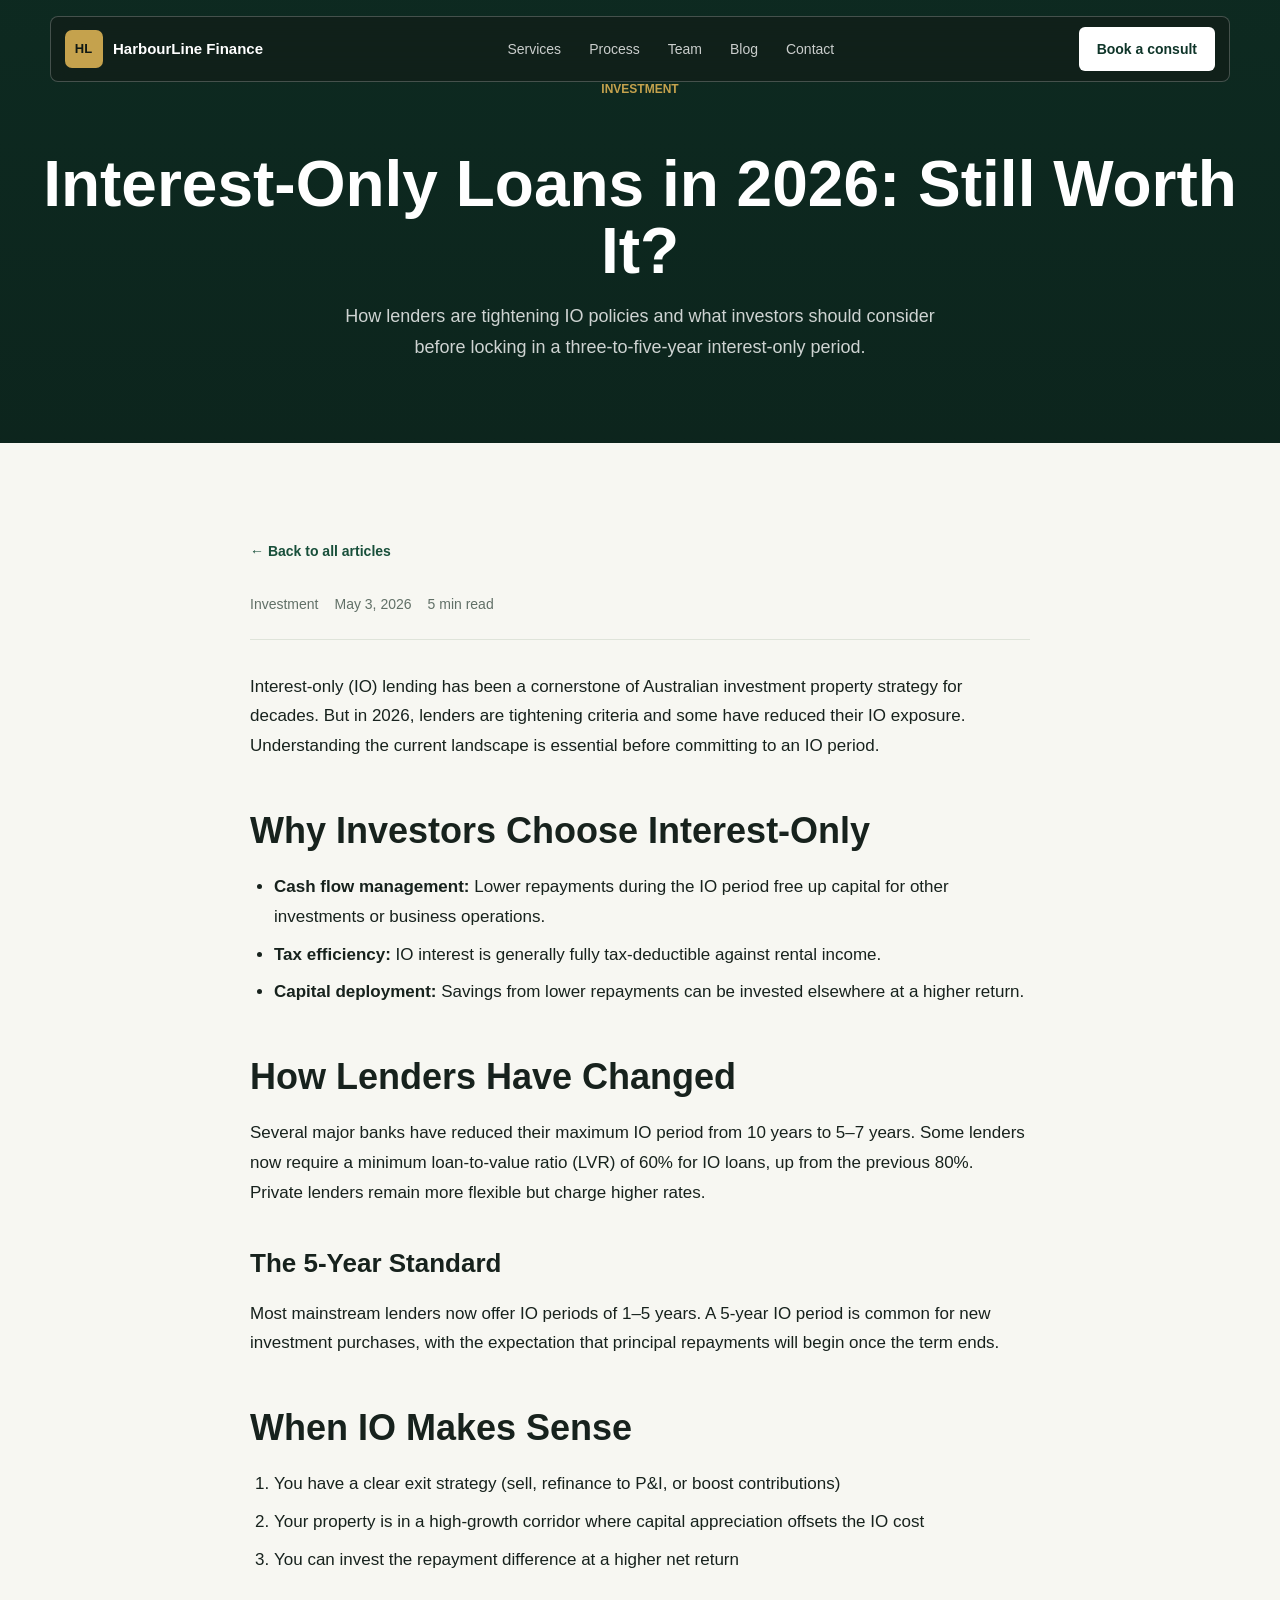
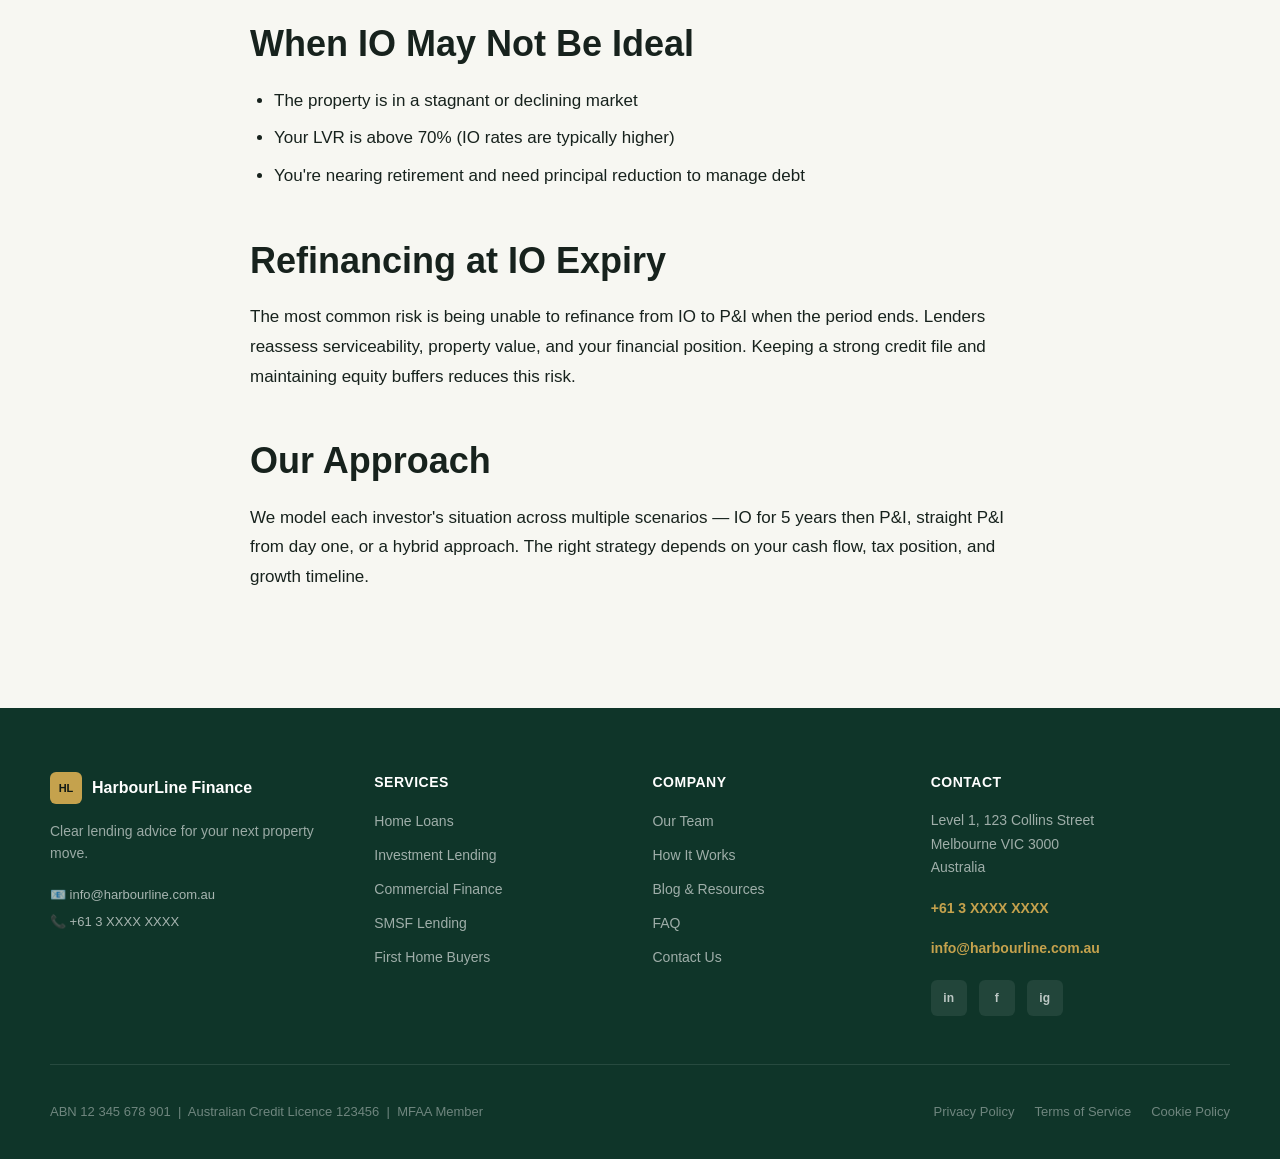
<file: blog-interest-only-strategy-2026.html>
<!DOCTYPE html>
<html lang="en">
<head>
  <meta charset="UTF-8" />
  <meta name="viewport" content="width=device-width, initial-scale=1.0" />
  <title>Interest-Only Loans in 2026: Still Worth It? | HarbourLine Finance</title>
  <meta name="description" content="How lenders are tightening IO policies and what investors should consider before locking in a three-to-five-year interest-only period." />
  <link rel="icon" href="images/favicon.svg" type="image/svg+xml" />
  <link rel="stylesheet" href="style.css" />
</head>
<body>

<nav class="nav-shell" aria-label="Primary navigation">
  <a href="index.html" class="brand"><span class="brand-mark">HL</span><span>HarbourLine Finance</span></a>
  <button class="mobile-menu-toggle" id="menuToggle" aria-label="Open menu" aria-expanded="false"><span class="hamburger-line"></span><span class="hamburger-line"></span><span class="hamburger-line"></span></button>
  <div class="nav-links" id="navLinks"><a href="index.html#services">Services</a><a href="index.html#process">Process</a><a href="team.html">Team</a><a href="blog.html">Blog</a><a href="index.html#contact">Contact</a></div>
  <a class="nav-cta" href="index.html#contact">Book a consult</a>
</nav>

<section class="page-hero"><div class="page-hero-overlay"></div><div class="page-hero-content"><p class="eyebrow">Investment</p><h1>Interest-Only Loans in 2026: Still Worth It?</h1><p class="page-hero-copy">How lenders are tightening IO policies and what investors should consider before locking in a three-to-five-year interest-only period.</p></div></section>

<section class="article-page-section"><div class="article-shell">
  <a href="blog.html" class="article-back-link">← Back to all articles</a>
  <div class="article-meta"><span>Investment</span><span>May 3, 2026</span><span>5 min read</span></div>

  <div class="article-content">
    <p>Interest-only (IO) lending has been a cornerstone of Australian investment property strategy for decades. But in 2026, lenders are tightening criteria and some have reduced their IO exposure. Understanding the current landscape is essential before committing to an IO period.</p>

    <h2>Why Investors Choose Interest-Only</h2>
    <ul>
      <li><strong>Cash flow management:</strong> Lower repayments during the IO period free up capital for other investments or business operations.</li>
      <li><strong>Tax efficiency:</strong> IO interest is generally fully tax-deductible against rental income.</li>
      <li><strong>Capital deployment:</strong> Savings from lower repayments can be invested elsewhere at a higher return.</li>
    </ul>

    <h2>How Lenders Have Changed</h2>
    <p>Several major banks have reduced their maximum IO period from 10 years to 5–7 years. Some lenders now require a minimum loan-to-value ratio (LVR) of 60% for IO loans, up from the previous 80%. Private lenders remain more flexible but charge higher rates.</p>

    <h3>The 5-Year Standard</h3>
    <p>Most mainstream lenders now offer IO periods of 1–5 years. A 5-year IO period is common for new investment purchases, with the expectation that principal repayments will begin once the term ends.</p>

    <h2>When IO Makes Sense</h2>
    <ol>
      <li>You have a clear exit strategy (sell, refinance to P&I, or boost contributions)</li>
      <li>Your property is in a high-growth corridor where capital appreciation offsets the IO cost</li>
      <li>You can invest the repayment difference at a higher net return</li>
    </ol>

    <h2>When IO May Not Be Ideal</h2>
    <ul>
      <li>The property is in a stagnant or declining market</li>
      <li>Your LVR is above 70% (IO rates are typically higher)</li>
      <li>You're nearing retirement and need principal reduction to manage debt</li>
    </ul>

    <h2>Refinancing at IO Expiry</h2>
    <p>The most common risk is being unable to refinance from IO to P&I when the period ends. Lenders reassess serviceability, property value, and your financial position. Keeping a strong credit file and maintaining equity buffers reduces this risk.</p>

    <h2>Our Approach</h2>
    <p>We model each investor's situation across multiple scenarios — IO for 5 years then P&I, straight P&I from day one, or a hybrid approach. The right strategy depends on your cash flow, tax position, and growth timeline.</p>
  </div>
</div></section>

<footer class="site-footer"><div class="footer-shell"><div class="footer-grid">
  <div class="footer-brand"><a href="index.html"><span class="brand-mark-small">HL</span><span>HarbourLine Finance</span></a><p class="footer-tagline">Clear lending advice for your next property move.</p><div class="footer-contact-mini"><span>📧 info@harbourline.com.au</span><span>📞 +61 3 XXXX XXXX</span></div></div>
  <nav aria-label="Services"><h4>Services</h4><ul><li><a href="index.html#services">Home Loans</a></li><li><a href="index.html#services">Investment Lending</a></li><li><a href="index.html#services">Commercial Finance</a></li><li><a href="index.html#services">SMSF Lending</a></li><li><a href="index.html#contact">First Home Buyers</a></li></ul></nav>
  <nav aria-label="Company"><h4>Company</h4><ul><li><a href="team.html">Our Team</a></li><li><a href="index.html#process">How It Works</a></li><li><a href="blog.html">Blog &amp; Resources</a></li><li><a href="index.html#faq">FAQ</a></li><li><a href="index.html#contact">Contact Us</a></li></ul></nav>
  <div class="footer-contact"><h4>Contact</h4><address>Level 1, 123 Collins Street<br />Melbourne VIC 3000<br />Australia</address><p class="footer-phone"><a href="tel:+613XXXXXXX">+61 3 XXXX XXXX</a></p><p class="footer-email"><a href="mailto:info@harbourline.com.au">info@harbourline.com.au</a></p><div class="social-links" aria-label="Social media"><a href="#" aria-label="LinkedIn">in</a><a href="#" aria-label="Facebook">f</a><a href="#" aria-label="Instagram">ig</a></div></div>
</div><div class="footer-bottom"><p class="footer-legal">ABN 12 345 678 901 &nbsp;|&nbsp; Australian Credit Licence 123456 &nbsp;|&nbsp; MFAA Member</p><div class="footer-links-bottom"><a href="#">Privacy Policy</a><a href="#">Terms of Service</a><a href="#">Cookie Policy</a></div></div></div></footer>
<script>(function(){var t=document.getElementById('menuToggle'),n=document.getElementById('navLinks');if(t&&n){t.addEventListener('click',function(){var o=n.classList.toggle('open');t.setAttribute('aria-expanded',o?'true':'false')});n.querySelectorAll('a').forEach(function(a){a.addEventListener('click',function(){n.classList.remove('open');t.setAttribute('aria-expanded','false')})})}})();</script>
</body>
</html>
</file>
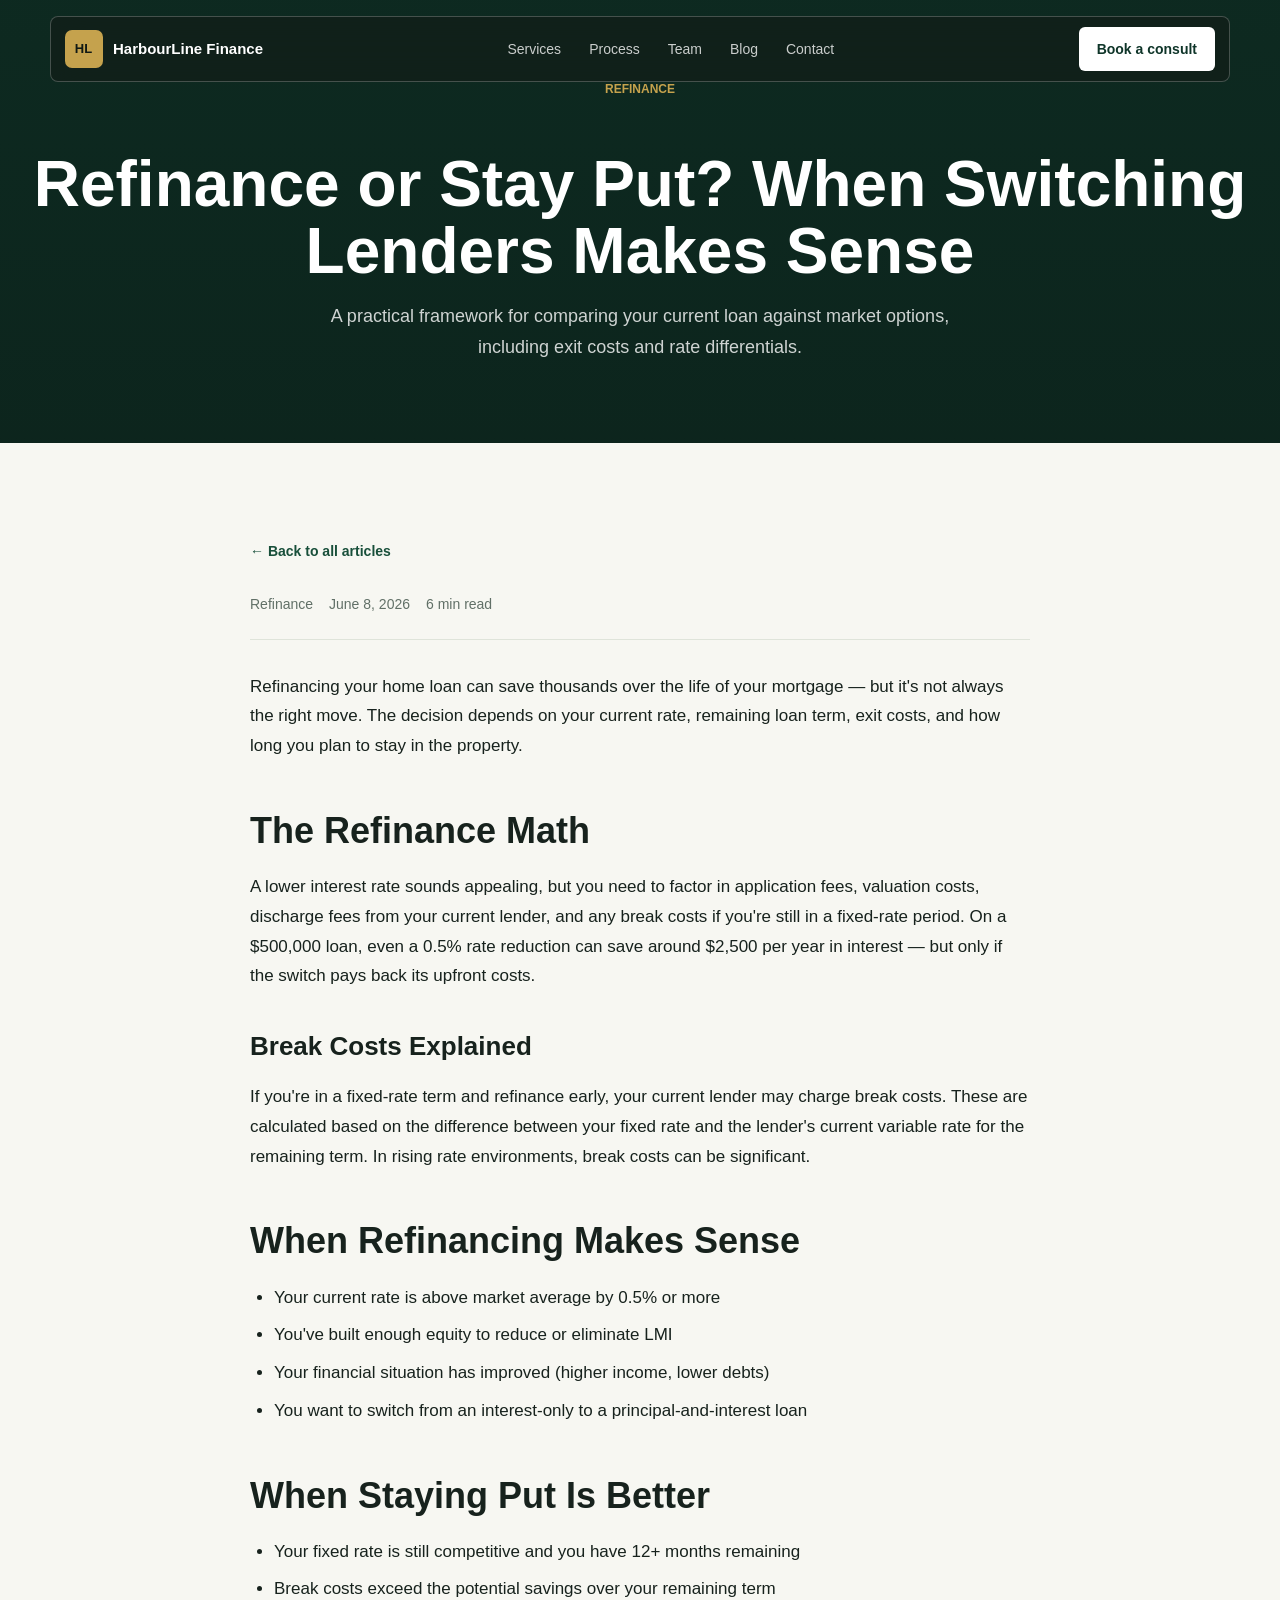
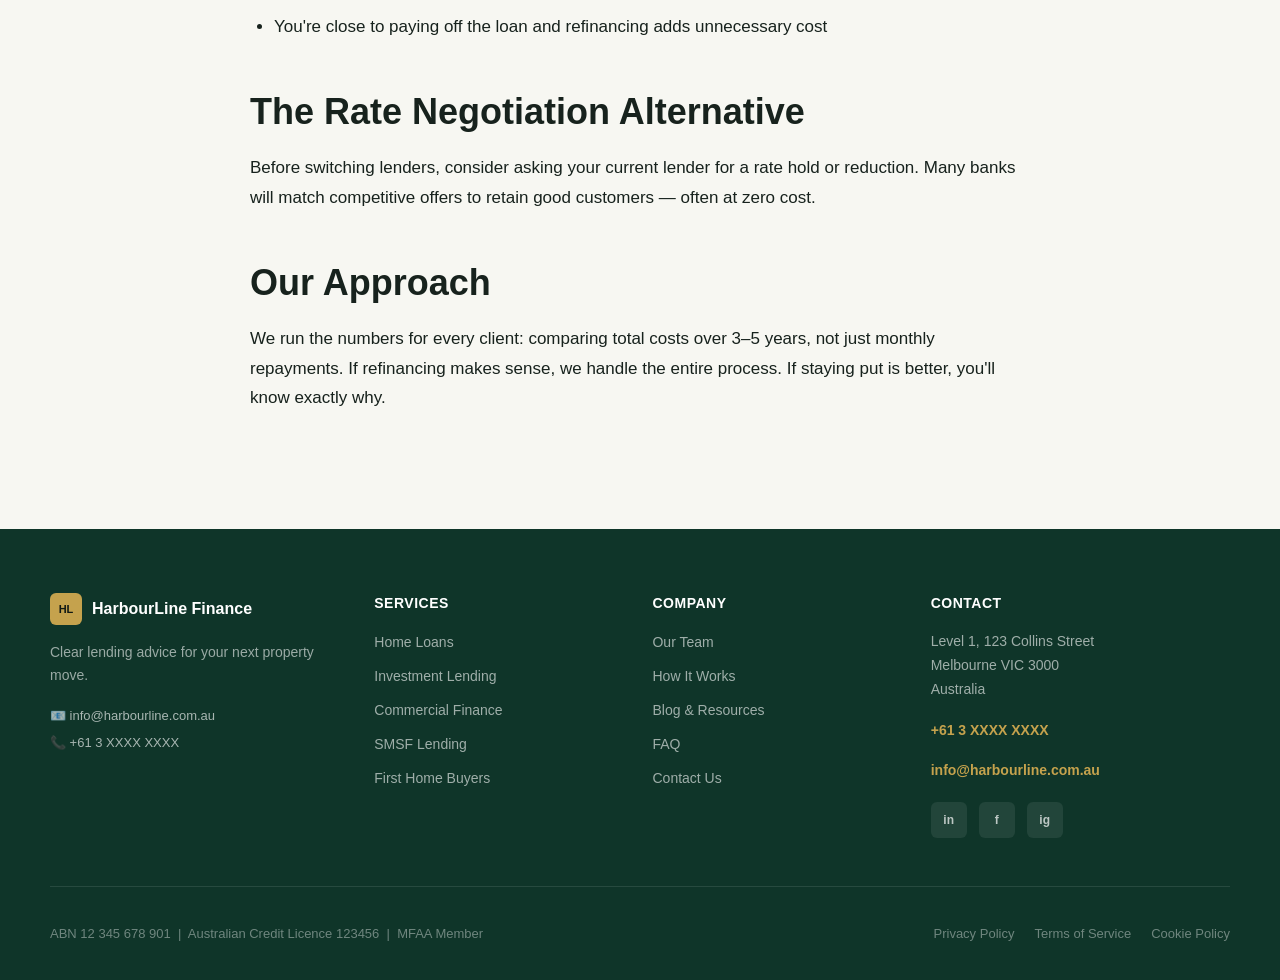
<file: blog-refinance-vs-stay-when-it-pays.html>
<!DOCTYPE html>
<html lang="en">
<head>
  <meta charset="UTF-8" />
  <meta name="viewport" content="width=device-width, initial-scale=1.0" />
  <title>Refinance or Stay Put? When Switching Lenders Makes Sense | HarbourLine Finance</title>
  <meta name="description" content="A practical framework for comparing your current loan against market options, including exit costs and rate differentials." />
  <link rel="icon" href="images/favicon.svg" type="image/svg+xml" />
  <link rel="stylesheet" href="style.css" />
</head>
<body>

<nav class="nav-shell" aria-label="Primary navigation">
  <a href="index.html" class="brand"><span class="brand-mark">HL</span><span>HarbourLine Finance</span></a>
  <button class="mobile-menu-toggle" id="menuToggle" aria-label="Open menu" aria-expanded="false"><span class="hamburger-line"></span><span class="hamburger-line"></span><span class="hamburger-line"></span></button>
  <div class="nav-links" id="navLinks"><a href="index.html#services">Services</a><a href="index.html#process">Process</a><a href="team.html">Team</a><a href="blog.html">Blog</a><a href="index.html#contact">Contact</a></div>
  <a class="nav-cta" href="index.html#contact">Book a consult</a>
</nav>

<section class="page-hero"><div class="page-hero-overlay"></div><div class="page-hero-content"><p class="eyebrow">Refinance</p><h1>Refinance or Stay Put? When Switching Lenders Makes Sense</h1><p class="page-hero-copy">A practical framework for comparing your current loan against market options, including exit costs and rate differentials.</p></div></section>

<section class="article-page-section"><div class="article-shell">
  <a href="blog.html" class="article-back-link">← Back to all articles</a>
  <div class="article-meta"><span>Refinance</span><span>June 8, 2026</span><span>6 min read</span></div>

  <div class="article-content">
    <p>Refinancing your home loan can save thousands over the life of your mortgage — but it's not always the right move. The decision depends on your current rate, remaining loan term, exit costs, and how long you plan to stay in the property.</p>

    <h2>The Refinance Math</h2>
    <p>A lower interest rate sounds appealing, but you need to factor in application fees, valuation costs, discharge fees from your current lender, and any break costs if you're still in a fixed-rate period. On a $500,000 loan, even a 0.5% rate reduction can save around $2,500 per year in interest — but only if the switch pays back its upfront costs.</p>

    <h3>Break Costs Explained</h3>
    <p>If you're in a fixed-rate term and refinance early, your current lender may charge break costs. These are calculated based on the difference between your fixed rate and the lender's current variable rate for the remaining term. In rising rate environments, break costs can be significant.</p>

    <h2>When Refinancing Makes Sense</h2>
    <ul>
      <li>Your current rate is above market average by 0.5% or more</li>
      <li>You've built enough equity to reduce or eliminate LMI</li>
      <li>Your financial situation has improved (higher income, lower debts)</li>
      <li>You want to switch from an interest-only to a principal-and-interest loan</li>
    </ul>

    <h2>When Staying Put Is Better</h2>
    <ul>
      <li>Your fixed rate is still competitive and you have 12+ months remaining</li>
      <li>Break costs exceed the potential savings over your remaining term</li>
      <li>You're close to paying off the loan and refinancing adds unnecessary cost</li>
    </ul>

    <h2>The Rate Negotiation Alternative</h2>
    <p>Before switching lenders, consider asking your current lender for a rate hold or reduction. Many banks will match competitive offers to retain good customers — often at zero cost.</p>

    <h2>Our Approach</h2>
    <p>We run the numbers for every client: comparing total costs over 3–5 years, not just monthly repayments. If refinancing makes sense, we handle the entire process. If staying put is better, you'll know exactly why.</p>
  </div>
</div></section>

<footer class="site-footer"><div class="footer-shell"><div class="footer-grid">
  <div class="footer-brand"><a href="index.html"><span class="brand-mark-small">HL</span><span>HarbourLine Finance</span></a><p class="footer-tagline">Clear lending advice for your next property move.</p><div class="footer-contact-mini"><span>📧 info@harbourline.com.au</span><span>📞 +61 3 XXXX XXXX</span></div></div>
  <nav aria-label="Services"><h4>Services</h4><ul><li><a href="index.html#services">Home Loans</a></li><li><a href="index.html#services">Investment Lending</a></li><li><a href="index.html#services">Commercial Finance</a></li><li><a href="index.html#services">SMSF Lending</a></li><li><a href="index.html#contact">First Home Buyers</a></li></ul></nav>
  <nav aria-label="Company"><h4>Company</h4><ul><li><a href="team.html">Our Team</a></li><li><a href="index.html#process">How It Works</a></li><li><a href="blog.html">Blog &amp; Resources</a></li><li><a href="index.html#faq">FAQ</a></li><li><a href="index.html#contact">Contact Us</a></li></ul></nav>
  <div class="footer-contact"><h4>Contact</h4><address>Level 1, 123 Collins Street<br />Melbourne VIC 3000<br />Australia</address><p class="footer-phone"><a href="tel:+613XXXXXXX">+61 3 XXXX XXXX</a></p><p class="footer-email"><a href="mailto:info@harbourline.com.au">info@harbourline.com.au</a></p><div class="social-links" aria-label="Social media"><a href="#" aria-label="LinkedIn">in</a><a href="#" aria-label="Facebook">f</a><a href="#" aria-label="Instagram">ig</a></div></div>
</div><div class="footer-bottom"><p class="footer-legal">ABN 12 345 678 901 &nbsp;|&nbsp; Australian Credit Licence 123456 &nbsp;|&nbsp; MFAA Member</p><div class="footer-links-bottom"><a href="#">Privacy Policy</a><a href="#">Terms of Service</a><a href="#">Cookie Policy</a></div></div></div></footer>
<script>(function(){var t=document.getElementById('menuToggle'),n=document.getElementById('navLinks');if(t&&n){t.addEventListener('click',function(){var o=n.classList.toggle('open');t.setAttribute('aria-expanded',o?'true':'false')});n.querySelectorAll('a').forEach(function(a){a.addEventListener('click',function(){n.classList.remove('open');t.setAttribute('aria-expanded','false')})})}})();</script>
</body>
</html>
</file>
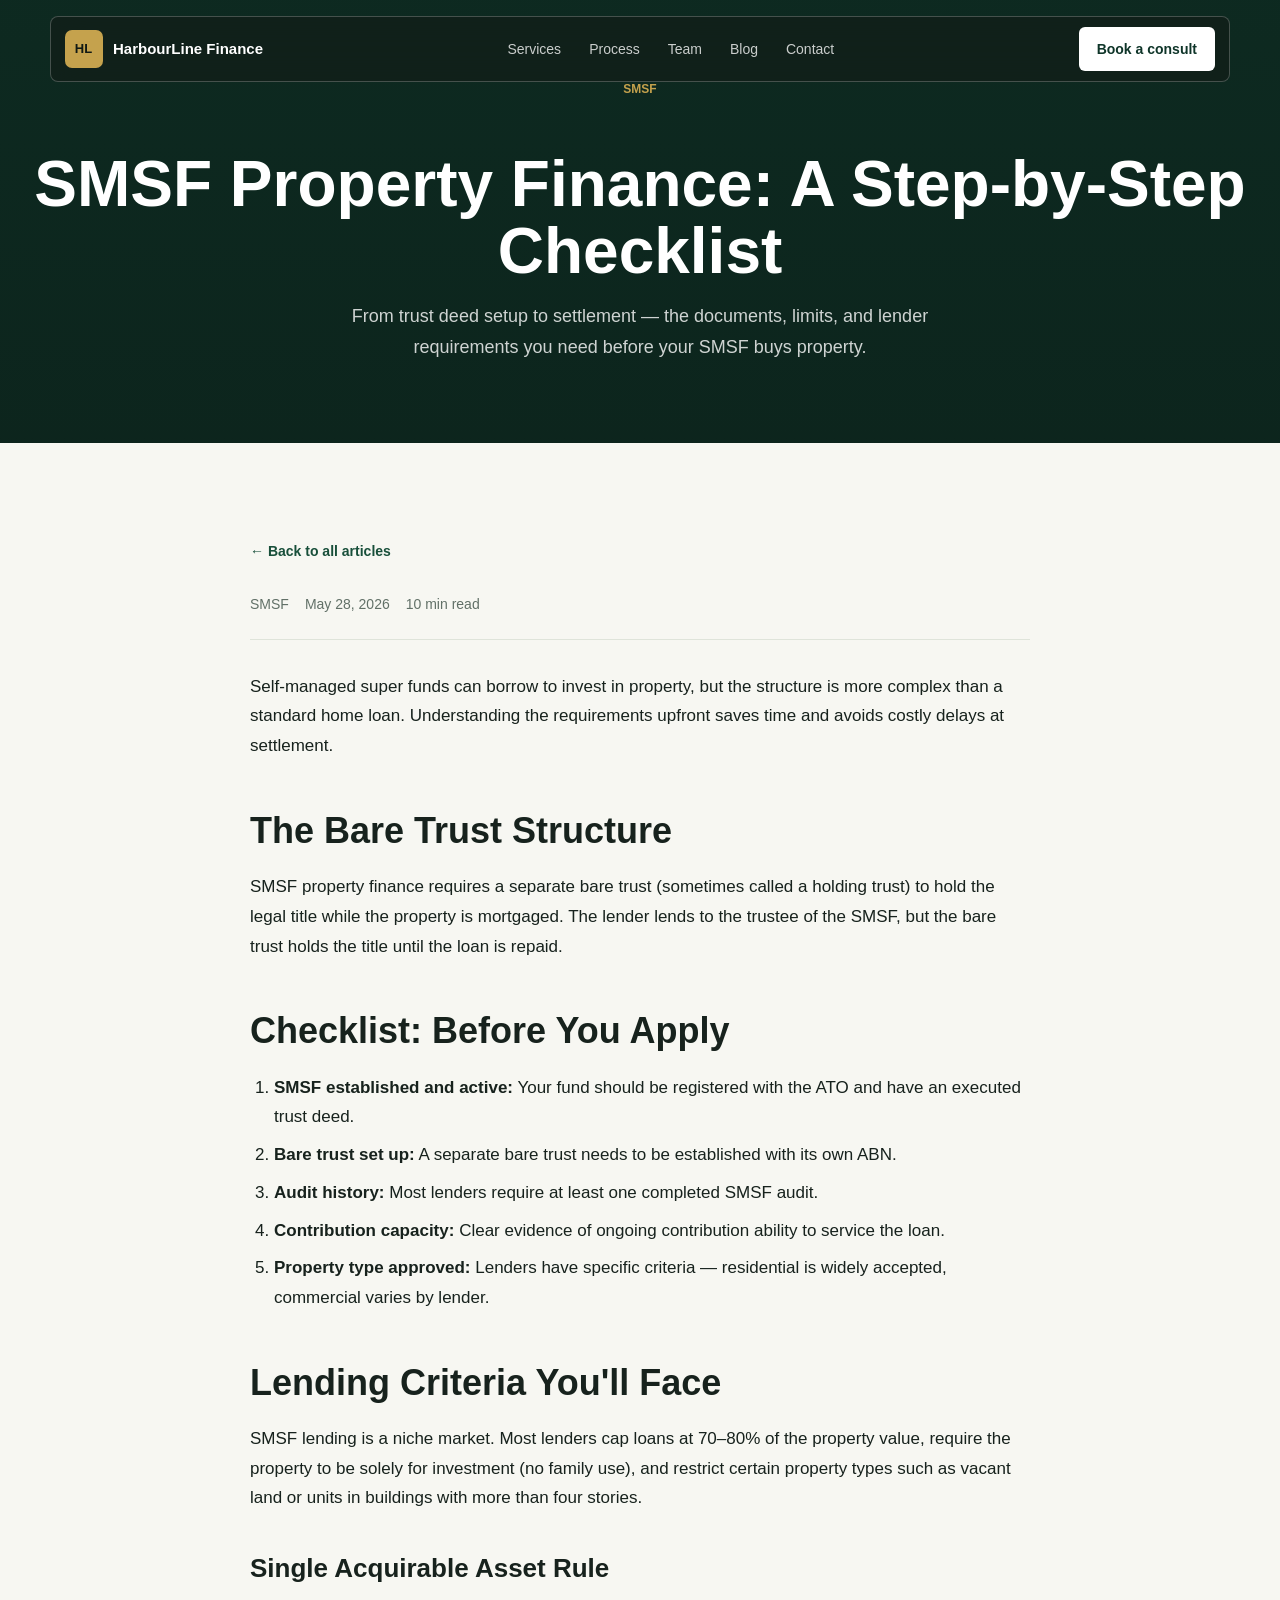
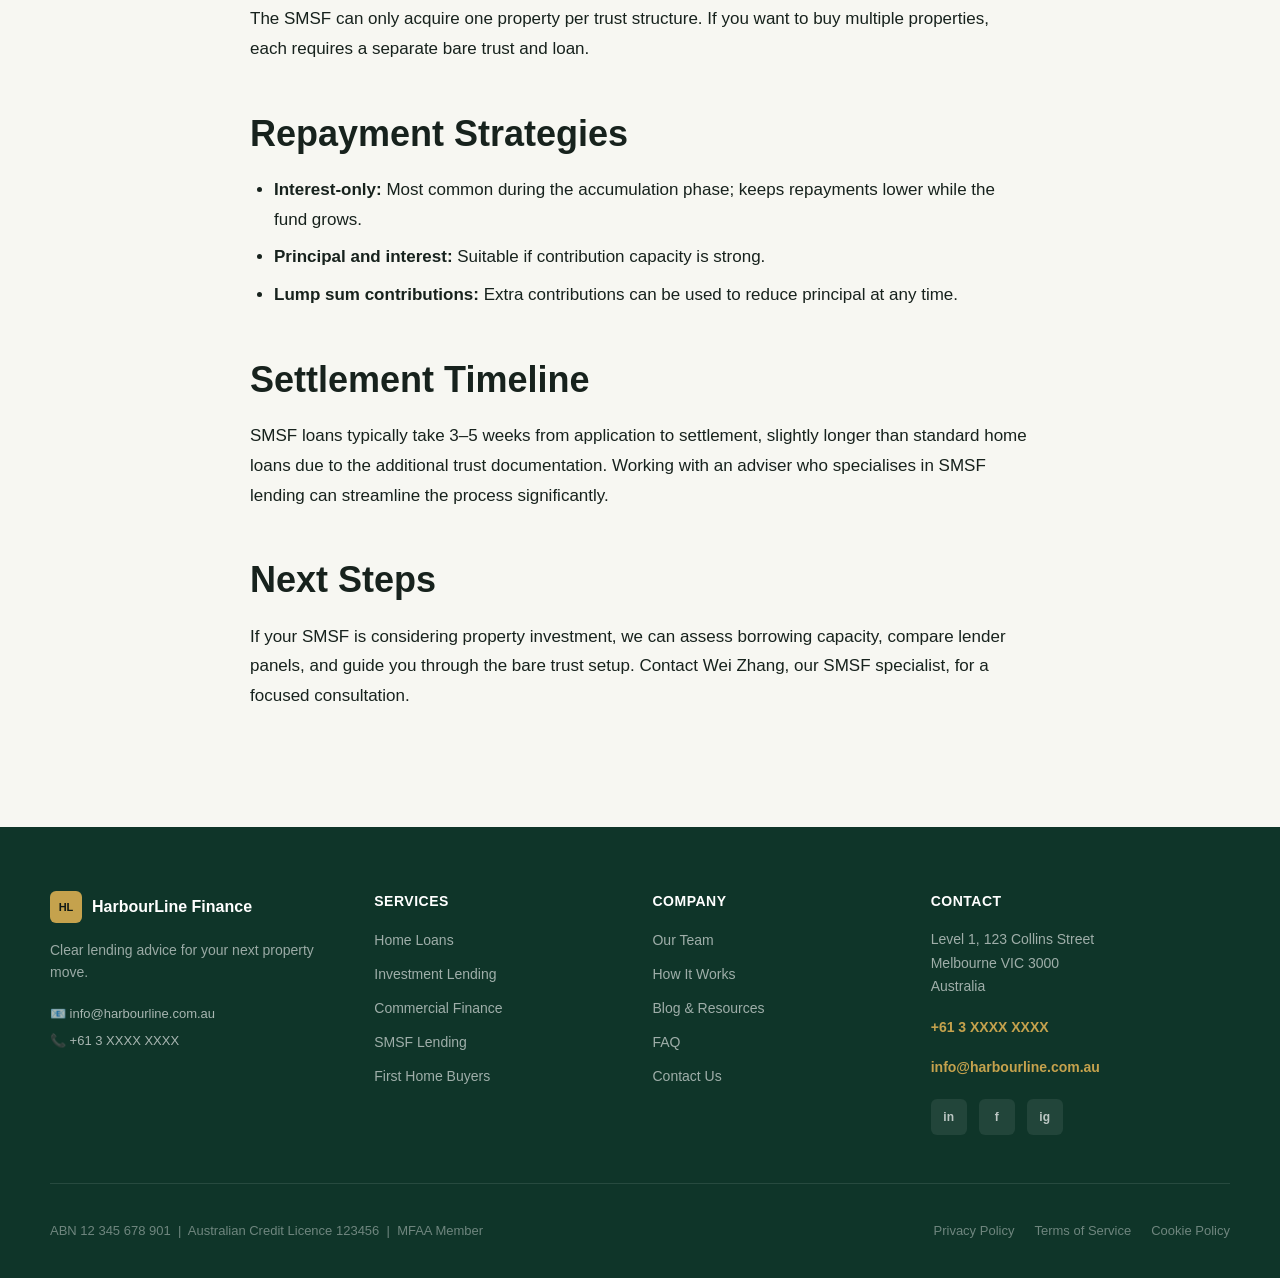
<file: blog-smsf-property-finance-checklist.html>
<!DOCTYPE html>
<html lang="en">
<head>
  <meta charset="UTF-8" />
  <meta name="viewport" content="width=device-width, initial-scale=1.0" />
  <title>SMSF Property Finance: A Step-by-Step Checklist | HarbourLine Finance</title>
  <meta name="description" content="From trust deed setup to settlement — the documents, limits, and lender requirements you need before your SMSF buys property." />
  <link rel="icon" href="images/favicon.svg" type="image/svg+xml" />
  <link rel="stylesheet" href="style.css" />
</head>
<body>

<nav class="nav-shell" aria-label="Primary navigation">
  <a href="index.html" class="brand"><span class="brand-mark">HL</span><span>HarbourLine Finance</span></a>
  <button class="mobile-menu-toggle" id="menuToggle" aria-label="Open menu" aria-expanded="false"><span class="hamburger-line"></span><span class="hamburger-line"></span><span class="hamburger-line"></span></button>
  <div class="nav-links" id="navLinks"><a href="index.html#services">Services</a><a href="index.html#process">Process</a><a href="team.html">Team</a><a href="blog.html">Blog</a><a href="index.html#contact">Contact</a></div>
  <a class="nav-cta" href="index.html#contact">Book a consult</a>
</nav>

<section class="page-hero"><div class="page-hero-overlay"></div><div class="page-hero-content"><p class="eyebrow">SMSF</p><h1>SMSF Property Finance: A Step-by-Step Checklist</h1><p class="page-hero-copy">From trust deed setup to settlement — the documents, limits, and lender requirements you need before your SMSF buys property.</p></div></section>

<section class="article-page-section"><div class="article-shell">
  <a href="blog.html" class="article-back-link">← Back to all articles</a>
  <div class="article-meta"><span>SMSF</span><span>May 28, 2026</span><span>10 min read</span></div>

  <div class="article-content">
    <p>Self-managed super funds can borrow to invest in property, but the structure is more complex than a standard home loan. Understanding the requirements upfront saves time and avoids costly delays at settlement.</p>

    <h2>The Bare Trust Structure</h2>
    <p>SMSF property finance requires a separate bare trust (sometimes called a holding trust) to hold the legal title while the property is mortgaged. The lender lends to the trustee of the SMSF, but the bare trust holds the title until the loan is repaid.</p>

    <h2>Checklist: Before You Apply</h2>
    <ol>
      <li><strong>SMSF established and active:</strong> Your fund should be registered with the ATO and have an executed trust deed.</li>
      <li><strong>Bare trust set up:</strong> A separate bare trust needs to be established with its own ABN.</li>
      <li><strong>Audit history:</strong> Most lenders require at least one completed SMSF audit.</li>
      <li><strong>Contribution capacity:</strong> Clear evidence of ongoing contribution ability to service the loan.</li>
      <li><strong>Property type approved:</strong> Lenders have specific criteria — residential is widely accepted, commercial varies by lender.</li>
    </ol>

    <h2>Lending Criteria You'll Face</h2>
    <p>SMSF lending is a niche market. Most lenders cap loans at 70–80% of the property value, require the property to be solely for investment (no family use), and restrict certain property types such as vacant land or units in buildings with more than four stories.</p>

    <h3>Single Acquirable Asset Rule</h3>
    <p>The SMSF can only acquire one property per trust structure. If you want to buy multiple properties, each requires a separate bare trust and loan.</p>

    <h2>Repayment Strategies</h2>
    <ul>
      <li><strong>Interest-only:</strong> Most common during the accumulation phase; keeps repayments lower while the fund grows.</li>
      <li><strong>Principal and interest:</strong> Suitable if contribution capacity is strong.</li>
      <li><strong>Lump sum contributions:</strong> Extra contributions can be used to reduce principal at any time.</li>
    </ul>

    <h2>Settlement Timeline</h2>
    <p>SMSF loans typically take 3–5 weeks from application to settlement, slightly longer than standard home loans due to the additional trust documentation. Working with an adviser who specialises in SMSF lending can streamline the process significantly.</p>

    <h2>Next Steps</h2>
    <p>If your SMSF is considering property investment, we can assess borrowing capacity, compare lender panels, and guide you through the bare trust setup. Contact Wei Zhang, our SMSF specialist, for a focused consultation.</p>
  </div>
</div></section>

<footer class="site-footer"><div class="footer-shell"><div class="footer-grid">
  <div class="footer-brand"><a href="index.html"><span class="brand-mark-small">HL</span><span>HarbourLine Finance</span></a><p class="footer-tagline">Clear lending advice for your next property move.</p><div class="footer-contact-mini"><span>📧 info@harbourline.com.au</span><span>📞 +61 3 XXXX XXXX</span></div></div>
  <nav aria-label="Services"><h4>Services</h4><ul><li><a href="index.html#services">Home Loans</a></li><li><a href="index.html#services">Investment Lending</a></li><li><a href="index.html#services">Commercial Finance</a></li><li><a href="index.html#services">SMSF Lending</a></li><li><a href="index.html#contact">First Home Buyers</a></li></ul></nav>
  <nav aria-label="Company"><h4>Company</h4><ul><li><a href="team.html">Our Team</a></li><li><a href="index.html#process">How It Works</a></li><li><a href="blog.html">Blog &amp; Resources</a></li><li><a href="index.html#faq">FAQ</a></li><li><a href="index.html#contact">Contact Us</a></li></ul></nav>
  <div class="footer-contact"><h4>Contact</h4><address>Level 1, 123 Collins Street<br />Melbourne VIC 3000<br />Australia</address><p class="footer-phone"><a href="tel:+613XXXXXXX">+61 3 XXXX XXXX</a></p><p class="footer-email"><a href="mailto:info@harbourline.com.au">info@harbourline.com.au</a></p><div class="social-links" aria-label="Social media"><a href="#" aria-label="LinkedIn">in</a><a href="#" aria-label="Facebook">f</a><a href="#" aria-label="Instagram">ig</a></div></div>
</div><div class="footer-bottom"><p class="footer-legal">ABN 12 345 678 901 &nbsp;|&nbsp; Australian Credit Licence 123456 &nbsp;|&nbsp; MFAA Member</p><div class="footer-links-bottom"><a href="#">Privacy Policy</a><a href="#">Terms of Service</a><a href="#">Cookie Policy</a></div></div></div></footer>
<script>(function(){var t=document.getElementById('menuToggle'),n=document.getElementById('navLinks');if(t&&n){t.addEventListener('click',function(){var o=n.classList.toggle('open');t.setAttribute('aria-expanded',o?'true':'false')});n.querySelectorAll('a').forEach(function(a){a.addEventListener('click',function(){n.classList.remove('open');t.setAttribute('aria-expanded','false')})})}})();</script>
</body>
</html>
</file>
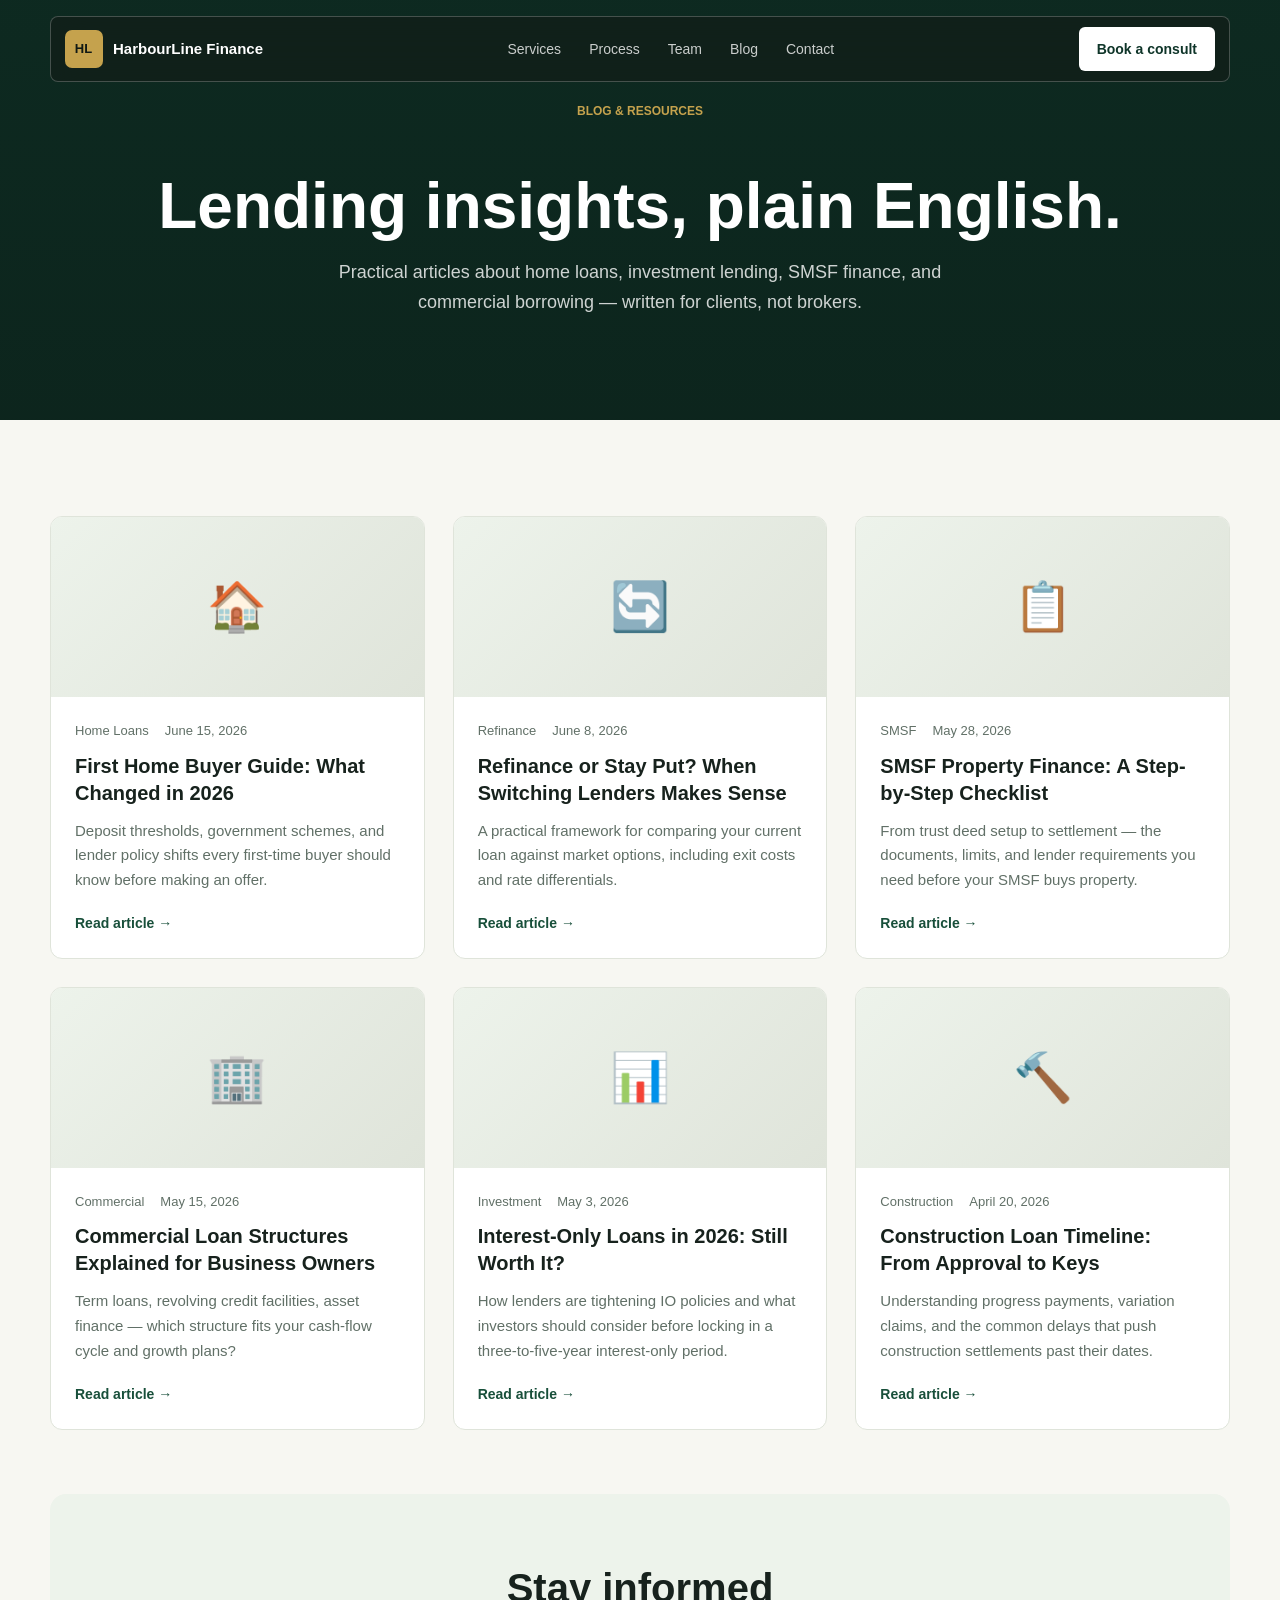
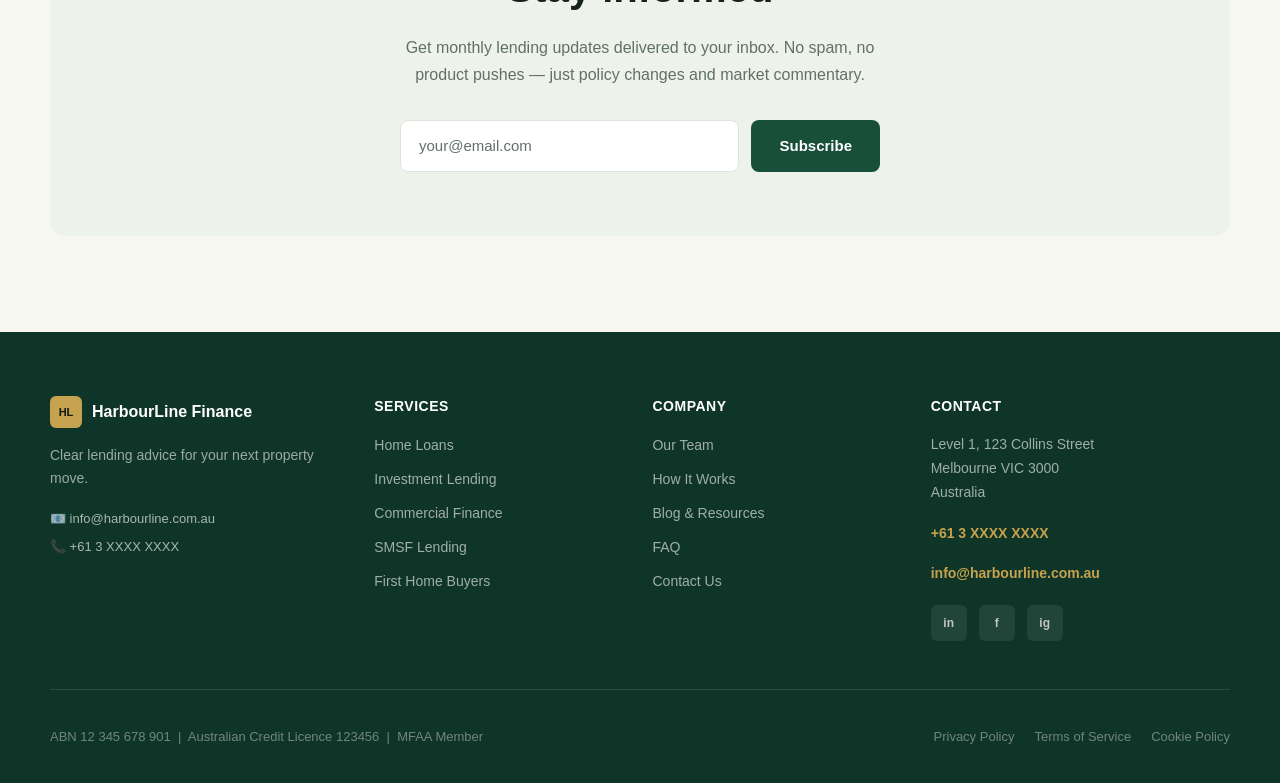
<file: blog.html>
<!DOCTYPE html>
<html lang="en">
<head>
  <meta charset="UTF-8" />
  <meta name="viewport" content="width=device-width, initial-scale=1.0" />
  <title>Blog &amp; Resources | HarbourLine Finance</title>
  <meta name="description" content="Practical articles about home loans, investment lending, SMSF finance, and commercial borrowing — written for clients, not brokers." />
  <link rel="icon" href="images/favicon.svg" type="image/svg+xml" />
  <link rel="apple-touch-icon" href="images/apple-touch-icon.png" />
  <meta property="og:title" content="Blog &amp; Resources | HarbourLine Finance" />
  <meta property="og:description" content="Practical articles about home loans, investment lending, SMSF finance, and commercial borrowing." />
  <meta property="og:type" content="website" />
  <link rel="stylesheet" href="style.css" />
</head>
<body>

<!-- Navigation -->
<nav class="nav-shell" aria-label="Primary navigation">
  <a href="index.html" class="brand" aria-label="HarbourLine Finance home">
    <span class="brand-mark">HL</span>
    <span>HarbourLine Finance</span>
  </a>

  <button class="mobile-menu-toggle" id="menuToggle" aria-label="Open menu" aria-expanded="false">
    <span class="hamburger-line"></span>
    <span class="hamburger-line"></span>
    <span class="hamburger-line"></span>
  </button>

  <div class="nav-links" id="navLinks">
    <a href="index.html#services">Services</a>
    <a href="index.html#process">Process</a>
    <a href="team.html">Team</a>
    <a href="blog.html">Blog</a>
    <a href="index.html#contact">Contact</a>
  </div>

  <a class="nav-cta" href="index.html#contact">Book a consult</a>
</nav>

<!-- Page Hero -->
<section class="page-hero">
  <div class="page-hero-overlay"></div>
  <div class="page-hero-content">
    <p class="eyebrow">Blog &amp; Resources</p>
    <h1>Lending insights, plain English.</h1>
    <p class="page-hero-copy">Practical articles about home loans, investment lending, SMSF finance, and commercial borrowing — written for clients, not brokers.</p>
  </div>
</section>

<!-- Article Grid -->
<section class="blog-page-section">
  <div class="page-shell">
    <div class="blog-grid">

      <!-- Article 1 -->
      <article class="blog-card">
        <div class="blog-card-image" aria-hidden="true">🏠</div>
        <div class="blog-card-content">
          <div class="blog-card-meta">
            <span>Home Loans</span>
            <span>June 15, 2026</span>
          </div>
          <h3>First Home Buyer Guide: What Changed in 2026</h3>
          <p>Deposit thresholds, government schemes, and lender policy shifts every first-time buyer should know before making an offer.</p>
          <a href="blog-first-home-buyer-guide-2026.html" class="blog-read-more">Read article →</a>
        </div>
      </article>

      <!-- Article 2 -->
      <article class="blog-card">
        <div class="blog-card-image" aria-hidden="true">🔄</div>
        <div class="blog-card-content">
          <div class="blog-card-meta">
            <span>Refinance</span>
            <span>June 8, 2026</span>
          </div>
          <h3>Refinance or Stay Put? When Switching Lenders Makes Sense</h3>
          <p>A practical framework for comparing your current loan against market options, including exit costs and rate differentials.</p>
          <a href="blog-refinance-vs-stay-when-it-pays.html" class="blog-read-more">Read article →</a>
        </div>
      </article>

      <!-- Article 3 -->
      <article class="blog-card">
        <div class="blog-card-image" aria-hidden="true">📋</div>
        <div class="blog-card-content">
          <div class="blog-card-meta">
            <span>SMSF</span>
            <span>May 28, 2026</span>
          </div>
          <h3>SMSF Property Finance: A Step-by-Step Checklist</h3>
          <p>From trust deed setup to settlement — the documents, limits, and lender requirements you need before your SMSF buys property.</p>
          <a href="blog-smsf-property-finance-checklist.html" class="blog-read-more">Read article →</a>
        </div>
      </article>

      <!-- Article 4 -->
      <article class="blog-card">
        <div class="blog-card-image" aria-hidden="true">🏢</div>
        <div class="blog-card-content">
          <div class="blog-card-meta">
            <span>Commercial</span>
            <span>May 15, 2026</span>
          </div>
          <h3>Commercial Loan Structures Explained for Business Owners</h3>
          <p>Term loans, revolving credit facilities, asset finance — which structure fits your cash-flow cycle and growth plans?</p>
          <a href="blog-commercial-loan-structures-explained.html" class="blog-read-more">Read article →</a>
        </div>
      </article>

      <!-- Article 5 -->
      <article class="blog-card">
        <div class="blog-card-image" aria-hidden="true">📊</div>
        <div class="blog-card-content">
          <div class="blog-card-meta">
            <span>Investment</span>
            <span>May 3, 2026</span>
          </div>
          <h3>Interest-Only Loans in 2026: Still Worth It?</h3>
          <p>How lenders are tightening IO policies and what investors should consider before locking in a three-to-five-year interest-only period.</p>
          <a href="blog-interest-only-strategy-2026.html" class="blog-read-more">Read article →</a>
        </div>
      </article>

      <!-- Article 6 -->
      <article class="blog-card">
        <div class="blog-card-image" aria-hidden="true">🔨</div>
        <div class="blog-card-content">
          <div class="blog-card-meta">
            <span>Construction</span>
            <span>April 20, 2026</span>
          </div>
          <h3>Construction Loan Timeline: From Approval to Keys</h3>
          <p>Understanding progress payments, variation claims, and the common delays that push construction settlements past their dates.</p>
          <a href="blog-construction-loan-timeline.html" class="blog-read-more">Read article →</a>
        </div>
      </article>

    </div>

    <!-- Newsletter CTA -->
    <div class="newsletter-cta">
      <h2>Stay informed</h2>
      <p>Get monthly lending updates delivered to your inbox. No spam, no product pushes — just policy changes and market commentary.</p>
      <form class="newsletter-form" onsubmit="event.preventDefault(); this.innerHTML='<p style=\'color: var(--forest); font-weight: 700;\'>Thanks for subscribing!</p>'">
        <input type="email" placeholder="your@email.com" aria-label="Email address" required />
        <button type="submit">Subscribe</button>
      </form>
    </div>
  </div>
</section>

<!-- Footer -->
<footer class="site-footer">
  <div class="footer-shell">
    <div class="footer-grid">
      <div class="footer-brand">
        <a href="index.html" aria-label="HarbourLine Finance home">
          <span class="brand-mark-small">HL</span>
          <span>HarbourLine Finance</span>
        </a>
        <p class="footer-tagline">Clear lending advice for your next property move.</p>
        <div class="footer-contact-mini">
          <span>📧 info@harbourline.com.au</span>
          <span>📞 +61 3 XXXX XXXX</span>
        </div>
      </div>

      <nav aria-label="Services">
        <h4>Services</h4>
        <ul>
          <li><a href="index.html#services">Home Loans</a></li>
          <li><a href="index.html#services">Investment Lending</a></li>
          <li><a href="index.html#services">Commercial Finance</a></li>
          <li><a href="index.html#services">SMSF Lending</a></li>
          <li><a href="index.html#contact">First Home Buyers</a></li>
        </ul>
      </nav>

      <nav aria-label="Company">
        <h4>Company</h4>
        <ul>
          <li><a href="team.html">Our Team</a></li>
          <li><a href="index.html#process">How It Works</a></li>
          <li><a href="blog.html">Blog &amp; Resources</a></li>
          <li><a href="index.html#faq">FAQ</a></li>
          <li><a href="index.html#contact">Contact Us</a></li>
        </ul>
      </nav>

      <div class="footer-contact">
        <h4>Contact</h4>
        <address>
          Level 1, 123 Collins Street<br />
          Melbourne VIC 3000<br />
          Australia
        </address>
        <p class="footer-phone"><a href="tel:+613XXXXXXX">+61 3 XXXX XXXX</a></p>
        <p class="footer-email"><a href="mailto:info@harbourline.com.au">info@harbourline.com.au</a></p>
        <div class="social-links" aria-label="Social media">
          <a href="#" aria-label="LinkedIn">in</a>
          <a href="#" aria-label="Facebook">f</a>
          <a href="#" aria-label="Instagram">ig</a>
        </div>
      </div>
    </div>

    <div class="footer-bottom">
      <p class="footer-legal">ABN 12 345 678 901 &nbsp;|&nbsp; Australian Credit Licence 123456 &nbsp;|&nbsp; MFAA Member</p>
      <div class="footer-links-bottom">
        <a href="#">Privacy Policy</a>
        <a href="#">Terms of Service</a>
        <a href="#">Cookie Policy</a>
      </div>
    </div>
  </div>
</footer>

<script>
// Mobile menu toggle
(function() {
  var toggle = document.getElementById('menuToggle');
  var navLinks = document.getElementById('navLinks');

  if (toggle && navLinks) {
    toggle.addEventListener('click', function() {
      var isOpen = navLinks.classList.toggle('open');
      toggle.setAttribute('aria-expanded', isOpen ? 'true' : 'false');
      toggle.setAttribute('aria-label', isOpen ? 'Close menu' : 'Open menu');
    });

    var links = navLinks.querySelectorAll('a');
    for (var i = 0; i < links.length; i++) {
      links[i].addEventListener('click', function() {
        navLinks.classList.remove('open');
        toggle.setAttribute('aria-expanded', 'false');
        toggle.setAttribute('aria-label', 'Open menu');
      });
    }
  }
})();
</script>

</body>
</html>
</file>
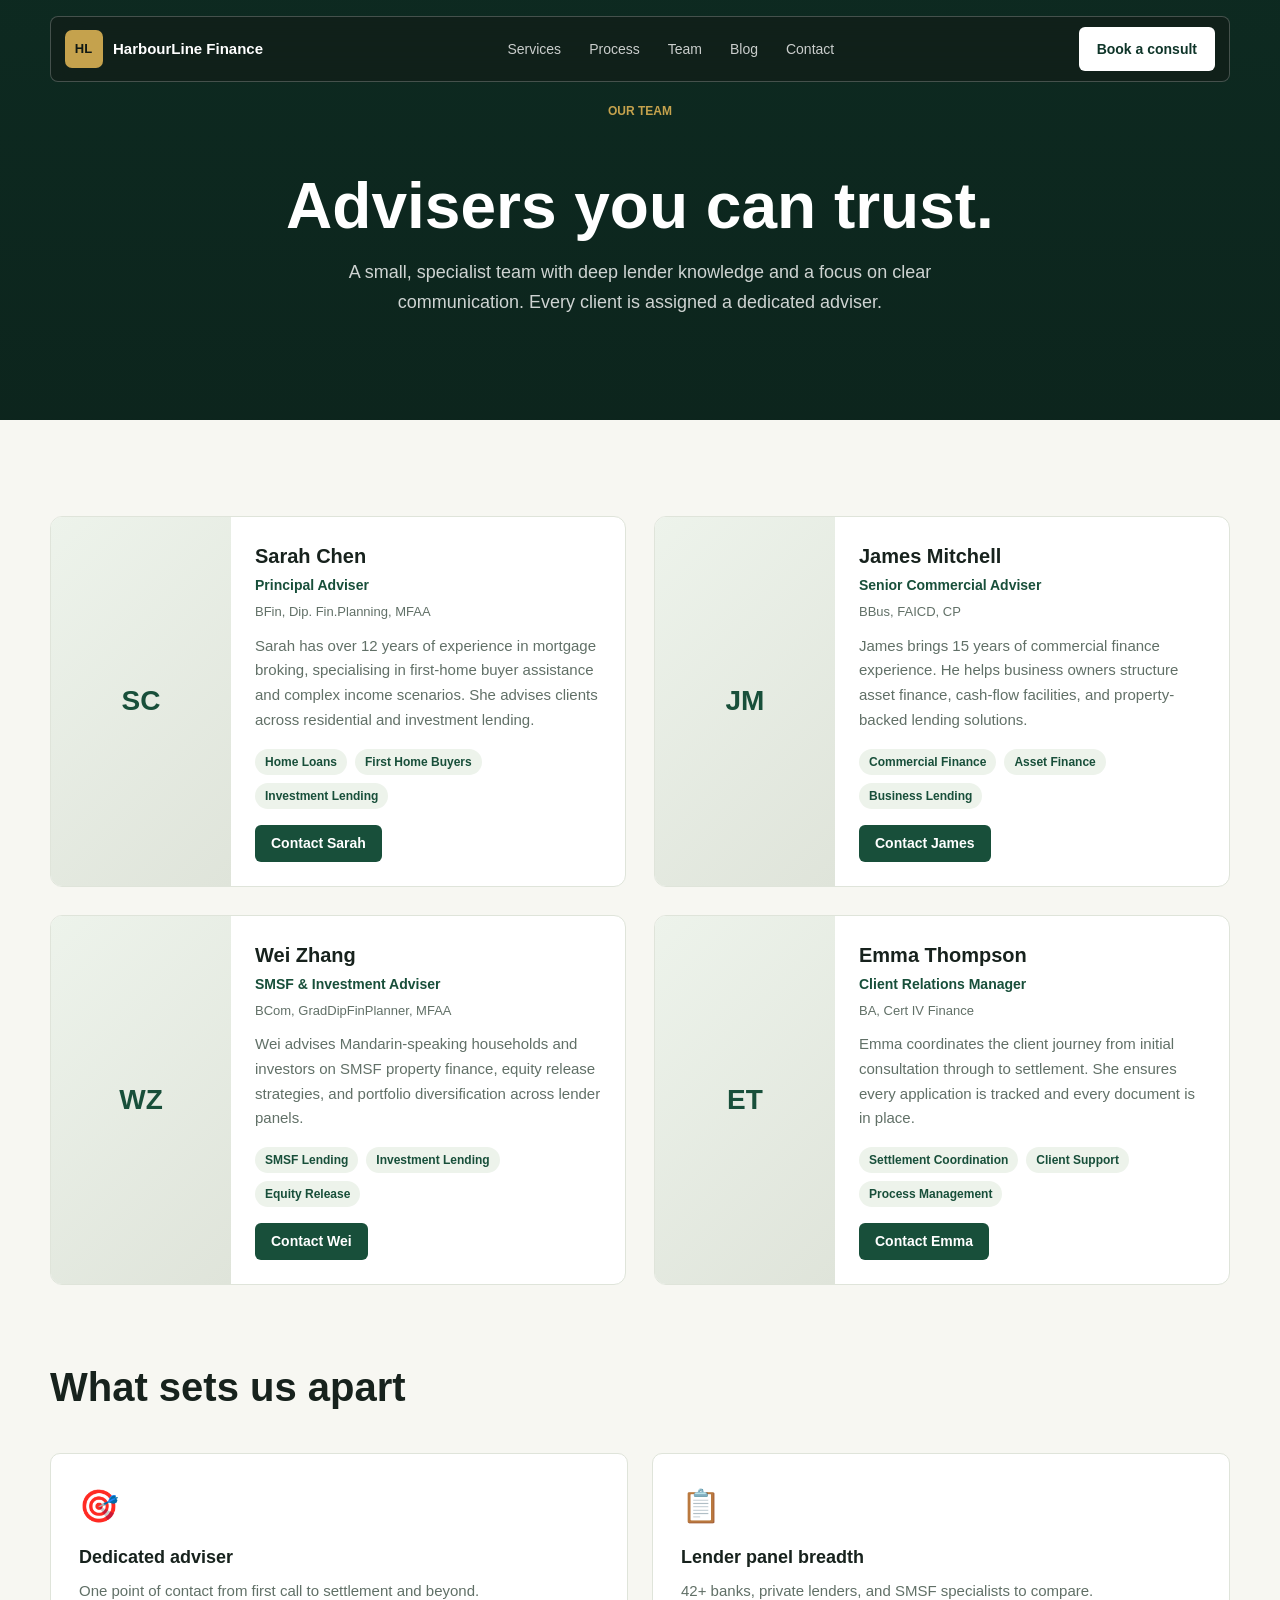
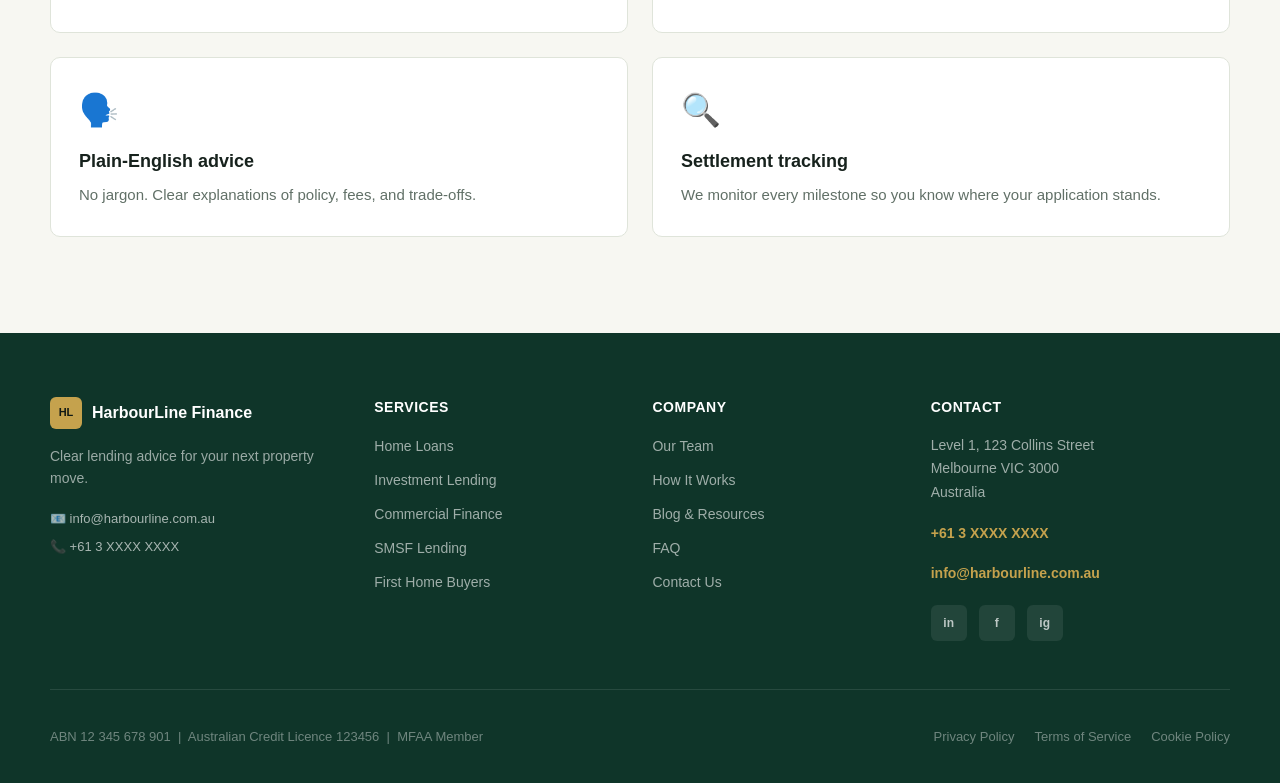
<file: team.html>
<!DOCTYPE html>
<html lang="en">
<head>
  <meta charset="UTF-8" />
  <meta name="viewport" content="width=device-width, initial-scale=1.0" />
  <title>Our Team | HarbourLine Finance</title>
  <meta name="description" content="Meet the specialist advisers at HarbourLine Finance. Mortgage brokers and lending experts for home loans, investment finance, commercial lending, and SMSF." />
  <link rel="icon" href="images/favicon.svg" type="image/svg+xml" />
  <link rel="apple-touch-icon" href="images/apple-touch-icon.png" />
  <meta property="og:title" content="Our Team | HarbourLine Finance" />
  <meta property="og:description" content="Meet the specialist advisers at HarbourLine Finance." />
  <meta property="og:type" content="website" />
  <link rel="stylesheet" href="style.css" />
</head>
<body>

<!-- Navigation -->
<nav class="nav-shell" aria-label="Primary navigation">
  <a href="index.html" class="brand" aria-label="HarbourLine Finance home">
    <span class="brand-mark">HL</span>
    <span>HarbourLine Finance</span>
  </a>

  <button class="mobile-menu-toggle" id="menuToggle" aria-label="Open menu" aria-expanded="false">
    <span class="hamburger-line"></span>
    <span class="hamburger-line"></span>
    <span class="hamburger-line"></span>
  </button>

  <div class="nav-links" id="navLinks">
    <a href="index.html#services">Services</a>
    <a href="index.html#process">Process</a>
    <a href="team.html">Team</a>
    <a href="blog.html">Blog</a>
    <a href="index.html#contact">Contact</a>
  </div>

  <a class="nav-cta" href="index.html#contact">Book a consult</a>
</nav>

<!-- Page Hero -->
<section class="page-hero">
  <div class="page-hero-overlay"></div>
  <div class="page-hero-content">
    <p class="eyebrow">Our team</p>
    <h1>Advisers you can trust.</h1>
    <p class="page-hero-copy">A small, specialist team with deep lender knowledge and a focus on clear communication. Every client is assigned a dedicated adviser.</p>
  </div>
</section>

<!-- Team Grid -->
<section class="team-page-section">
  <div class="page-shell">
    <div class="team-grid">

      <!-- Sarah Chen -->
      <article class="team-card">
        <div class="team-photo-placeholder" aria-label="Photo of Sarah Chen">SC</div>
        <div class="team-info">
          <h3>Sarah Chen</h3>
          <p class="team-title">Principal Adviser</p>
          <p class="team-qualifications">BFin, Dip. Fin.Planning, MFAA</p>
          <p class="team-bio">Sarah has over 12 years of experience in mortgage broking, specialising in first-home buyer assistance and complex income scenarios. She advises clients across residential and investment lending.</p>
          <div class="team-specialties">
            <span class="specialty-tag">Home Loans</span>
            <span class="specialty-tag">First Home Buyers</span>
            <span class="specialty-tag">Investment Lending</span>
          </div>
          <a href="mailto:sarah@harbourline.com.au" class="team-contact-btn">Contact Sarah</a>
        </div>
      </article>

      <!-- James Mitchell -->
      <article class="team-card">
        <div class="team-photo-placeholder" aria-label="Photo of James Mitchell">JM</div>
        <div class="team-info">
          <h3>James Mitchell</h3>
          <p class="team-title">Senior Commercial Adviser</p>
          <p class="team-qualifications">BBus, FAICD, CP</p>
          <p class="team-bio">James brings 15 years of commercial finance experience. He helps business owners structure asset finance, cash-flow facilities, and property-backed lending solutions.</p>
          <div class="team-specialties">
            <span class="specialty-tag">Commercial Finance</span>
            <span class="specialty-tag">Asset Finance</span>
            <span class="specialty-tag">Business Lending</span>
          </div>
          <a href="mailto:james@harbourline.com.au" class="team-contact-btn">Contact James</a>
        </div>
      </article>

      <!-- Wei Zhang -->
      <article class="team-card">
        <div class="team-photo-placeholder" aria-label="Photo of Wei Zhang">WZ</div>
        <div class="team-info">
          <h3>Wei Zhang</h3>
          <p class="team-title">SMSF &amp; Investment Adviser</p>
          <p class="team-qualifications">BCom, GradDipFinPlanner, MFAA</p>
          <p class="team-bio">Wei advises Mandarin-speaking households and investors on SMSF property finance, equity release strategies, and portfolio diversification across lender panels.</p>
          <div class="team-specialties">
            <span class="specialty-tag">SMSF Lending</span>
            <span class="specialty-tag">Investment Lending</span>
            <span class="specialty-tag">Equity Release</span>
          </div>
          <a href="mailto:wei@harbourline.com.au" class="team-contact-btn">Contact Wei</a>
        </div>
      </article>

      <!-- Emma Thompson -->
      <article class="team-card">
        <div class="team-photo-placeholder" aria-label="Photo of Emma Thompson">ET</div>
        <div class="team-info">
          <h3>Emma Thompson</h3>
          <p class="team-title">Client Relations Manager</p>
          <p class="team-qualifications">BA, Cert IV Finance</p>
          <p class="team-bio">Emma coordinates the client journey from initial consultation through to settlement. She ensures every application is tracked and every document is in place.</p>
          <div class="team-specialties">
            <span class="specialty-tag">Settlement Coordination</span>
            <span class="specialty-tag">Client Support</span>
            <span class="specialty-tag">Process Management</span>
          </div>
          <a href="mailto:emma@harbourline.com.au" class="team-contact-btn">Contact Emma</a>
        </div>
      </article>

    </div>

    <!-- Values Section -->
    <div class="team-values">
      <h2>What sets us apart</h2>
      <div class="values-grid">
        <div class="value-card">
          <span class="value-icon" aria-hidden="true">🎯</span>
          <h3>Dedicated adviser</h3>
          <p>One point of contact from first call to settlement and beyond.</p>
        </div>
        <div class="value-card">
          <span class="value-icon" aria-hidden="true">📋</span>
          <h3>Lender panel breadth</h3>
          <p>42+ banks, private lenders, and SMSF specialists to compare.</p>
        </div>
        <div class="value-card">
          <span class="value-icon" aria-hidden="true">🗣️</span>
          <h3>Plain-English advice</h3>
          <p>No jargon. Clear explanations of policy, fees, and trade-offs.</p>
        </div>
        <div class="value-card">
          <span class="value-icon" aria-hidden="true">🔍</span>
          <h3>Settlement tracking</h3>
          <p>We monitor every milestone so you know where your application stands.</p>
        </div>
      </div>
    </div>
  </div>
</section>

<!-- Footer -->
<footer class="site-footer">
  <div class="footer-shell">
    <div class="footer-grid">
      <div class="footer-brand">
        <a href="index.html" aria-label="HarbourLine Finance home">
          <span class="brand-mark-small">HL</span>
          <span>HarbourLine Finance</span>
        </a>
        <p class="footer-tagline">Clear lending advice for your next property move.</p>
        <div class="footer-contact-mini">
          <span>📧 info@harbourline.com.au</span>
          <span>📞 +61 3 XXXX XXXX</span>
        </div>
      </div>

      <nav aria-label="Services">
        <h4>Services</h4>
        <ul>
          <li><a href="index.html#services">Home Loans</a></li>
          <li><a href="index.html#services">Investment Lending</a></li>
          <li><a href="index.html#services">Commercial Finance</a></li>
          <li><a href="index.html#services">SMSF Lending</a></li>
          <li><a href="index.html#contact">First Home Buyers</a></li>
        </ul>
      </nav>

      <nav aria-label="Company">
        <h4>Company</h4>
        <ul>
          <li><a href="team.html">Our Team</a></li>
          <li><a href="index.html#process">How It Works</a></li>
          <li><a href="blog.html">Blog &amp; Resources</a></li>
          <li><a href="index.html#faq">FAQ</a></li>
          <li><a href="index.html#contact">Contact Us</a></li>
        </ul>
      </nav>

      <div class="footer-contact">
        <h4>Contact</h4>
        <address>
          Level 1, 123 Collins Street<br />
          Melbourne VIC 3000<br />
          Australia
        </address>
        <p class="footer-phone"><a href="tel:+613XXXXXXX">+61 3 XXXX XXXX</a></p>
        <p class="footer-email"><a href="mailto:info@harbourline.com.au">info@harbourline.com.au</a></p>
        <div class="social-links" aria-label="Social media">
          <a href="#" aria-label="LinkedIn">in</a>
          <a href="#" aria-label="Facebook">f</a>
          <a href="#" aria-label="Instagram">ig</a>
        </div>
      </div>
    </div>

    <div class="footer-bottom">
      <p class="footer-legal">ABN 12 345 678 901 &nbsp;|&nbsp; Australian Credit Licence 123456 &nbsp;|&nbsp; MFAA Member</p>
      <div class="footer-links-bottom">
        <a href="#">Privacy Policy</a>
        <a href="#">Terms of Service</a>
        <a href="#">Cookie Policy</a>
      </div>
    </div>
  </div>
</footer>

<script>
// Mobile menu toggle
(function() {
  var toggle = document.getElementById('menuToggle');
  var navLinks = document.getElementById('navLinks');

  if (toggle && navLinks) {
    toggle.addEventListener('click', function() {
      var isOpen = navLinks.classList.toggle('open');
      toggle.setAttribute('aria-expanded', isOpen ? 'true' : 'false');
      toggle.setAttribute('aria-label', isOpen ? 'Close menu' : 'Open menu');
    });

    var links = navLinks.querySelectorAll('a');
    for (var i = 0; i < links.length; i++) {
      links[i].addEventListener('click', function() {
        navLinks.classList.remove('open');
        toggle.setAttribute('aria-expanded', 'false');
        toggle.setAttribute('aria-label', 'Open menu');
      });
    }
  }
})();
</script>

</body>
</html>
</file>
<file: style.css>
/* ============================================
   HarbourLine Finance — Consolidated Stylesheet
   Converted from Next.js/Tailwind to plain CSS
   ============================================ */

:root {
  --background: #f7f7f2;
  --foreground: #17221d;
  --ink: #17221d;
  --muted: #617067;
  --paper: #ffffff;
  --line: #dfe4da;
  --forest: #184f3a;
  --forest-dark: #0f3529;
  --gold: #c5a24d;
  --mist: #edf3eb;
}

* {
  box-sizing: border-box;
}

html {
  scroll-behavior: smooth;
}

body {
  margin: 0;
  background: var(--background);
  color: var(--foreground);
  font-family: -apple-system, BlinkMacSystemFont, "Segoe UI", Roboto, Helvetica, Arial, sans-serif;
  line-height: 1.5;
}

a {
  color: inherit;
  text-decoration: none;
}

button,
input,
select,
textarea {
  font: inherit;
}

img {
  max-width: 100%;
  display: block;
}

/* ============================================
   Navigation
   ============================================ */
.nav-shell {
  position: fixed;
  top: 16px;
  left: 50%;
  z-index: 20;
  display: grid;
  width: min(calc(100% - 32px), 1180px);
  min-height: 64px;
  grid-template-columns: auto 1fr auto;
  align-items: center;
  gap: 24px;
  border: 1px solid rgba(255, 255, 255, 0.22);
  border-radius: 8px;
  background: rgba(18, 31, 26, 0.88);
  padding: 10px 14px;
  color: #ffffff;
  transform: translateX(-50%);
  backdrop-filter: blur(18px);
}

.brand,
.nav-links,
.hero-actions,
.credential-row {
  display: flex;
  align-items: center;
}

.brand {
  gap: 10px;
  font-size: 15px;
  font-weight: 700;
  white-space: nowrap;
}

.brand-mark {
  display: grid;
  width: 38px;
  height: 38px;
  place-items: center;
  border-radius: 7px;
  background: var(--gold);
  color: #101914;
  font-size: 13px;
  font-weight: 800;
}

.nav-links {
  justify-content: center;
  gap: 28px;
  color: rgba(255, 255, 255, 0.78);
  font-size: 14px;
}

.nav-links a:hover,
.nav-cta:hover {
  color: #ffffff;
}

.nav-cta,
.primary-button,
.secondary-button,
.contact-form button {
  display: inline-flex;
  min-height: 44px;
  align-items: center;
  justify-content: center;
  border-radius: 6px;
  font-weight: 700;
}

.nav-cta {
  padding: 0 18px;
  background: #ffffff;
  color: var(--forest-dark);
  font-size: 14px;
}

/* ============================================
   Mobile Menu Toggle (Hamburger)
   ============================================ */
.mobile-menu-toggle {
  display: none;
  flex-direction: column;
  justify-content: center;
  align-items: center;
  width: 44px;
  height: 44px;
  background: transparent;
  border: none;
  cursor: pointer;
  padding: 8px;
  gap: 5px;
}

.hamburger-line {
  display: block;
  width: 22px;
  height: 2px;
  background: #ffffff;
  border-radius: 1px;
  transition: transform 0.3s ease, opacity 0.3s ease;
}

.mobile-menu-toggle[aria-expanded="true"] .hamburger-line:nth-child(1) {
  transform: translateY(7px) rotate(45deg);
}

.mobile-menu-toggle[aria-expanded="true"] .hamburger-line:nth-child(2) {
  opacity: 0;
}

.mobile-menu-toggle[aria-expanded="true"] .hamburger-line:nth-child(3) {
  transform: translateY(-7px) rotate(-45deg);
}

@media (max-width: 900px) {
  .mobile-menu-toggle {
    display: flex;
  }

  .nav-links {
    position: fixed;
    top: 68px;
    left: 10px;
    right: 10px;
    z-index: 30;
    flex-direction: column;
    gap: 4px;
    background: rgba(18, 31, 26, 0.96);
    backdrop-filter: blur(18px);
    border-radius: 8px;
    padding: 16px;
    max-height: calc(100vh - 80px);
    overflow-y: auto;
    transform: translateY(-20px);
    opacity: 0;
    pointer-events: none;
    transition: transform 0.3s ease, opacity 0.3s ease;
  }

  .nav-links.open {
    transform: translateY(0);
    opacity: 1;
    pointer-events: all;
  }

  .nav-links a {
    display: block;
    padding: 12px 16px;
    color: rgba(255, 255, 255, 0.85);
    font-size: 16px;
    border-radius: 6px;
  }

  .nav-links a:hover {
    background: rgba(255, 255, 255, 0.08);
    color: #ffffff;
  }
}

/* ============================================
   Hero Section
   ============================================ */
.hero-section {
  position: relative;
  min-height: 760px;
  overflow: hidden;
  color: #ffffff;
}

.hero-media,
.hero-image,
.hero-overlay {
  position: absolute;
  inset: 0;
}

.hero-image {
  width: 100%;
  height: 100%;
  object-fit: cover;
}

.hero-overlay {
  background:
    linear-gradient(90deg, rgba(10, 21, 17, 0.94) 0%, rgba(10, 21, 17, 0.78) 40%, rgba(10, 21, 17, 0.22) 100%),
    linear-gradient(180deg, rgba(10, 21, 17, 0.36), rgba(10, 21, 17, 0.72));
}

.hero-content {
  position: relative;
  z-index: 1;
  width: min(calc(100% - 40px), 1180px);
  margin: 0 auto;
  padding: 170px 0 80px;
}

.eyebrow {
  margin: 0 0 14px;
  color: var(--gold);
  font-size: 12px;
  font-weight: 800;
  letter-spacing: 0;
  text-transform: uppercase;
}

.hero-content h1,
.section-heading h2,
.split-section h2,
.contact-section h2 {
  margin: 0;
  letter-spacing: 0;
}

.hero-content h1 {
  max-width: 720px;
  font-size: clamp(44px, 7vw, 86px);
  font-weight: 800;
  line-height: 0.98;
}

.hero-copy {
  max-width: 640px;
  margin: 28px 0 0;
  color: rgba(255, 255, 255, 0.82);
  font-size: 20px;
  line-height: 1.65;
}

.hero-actions {
  flex-wrap: wrap;
  gap: 14px;
  margin-top: 34px;
}

.primary-button,
.secondary-button {
  padding: 0 22px;
}

.primary-button {
  background: var(--gold);
  color: #101914;
}

.secondary-button {
  border: 1px solid rgba(255, 255, 255, 0.34);
  color: #ffffff;
}

/* ============================================
   Stats Grid
   ============================================ */
.stats-grid {
  display: grid;
  max-width: 900px;
  grid-template-columns: repeat(3, minmax(0, 1fr));
  gap: 1px;
  margin-top: 76px;
  overflow: hidden;
  border: 1px solid rgba(255, 255, 255, 0.2);
  border-radius: 8px;
  background: rgba(255, 255, 255, 0.18);
}

.stat-card {
  min-height: 150px;
  background: rgba(15, 31, 25, 0.74);
  padding: 24px;
}

.stat-card strong {
  display: block;
  color: #ffffff;
  font-size: 34px;
}

.stat-card span {
  display: block;
  margin-top: 12px;
  color: rgba(255, 255, 255, 0.72);
  line-height: 1.45;
}

/* ============================================
   Lender Strip
   ============================================ */
.lender-strip {
  display: grid;
  grid-template-columns: repeat(5, minmax(0, 1fr));
  border-bottom: 1px solid var(--line);
  background: var(--paper);
  color: var(--muted);
  font-size: 14px;
  font-weight: 700;
}

.lender-strip span {
  display: grid;
  min-height: 78px;
  place-items: center;
  border-right: 1px solid var(--line);
  text-align: center;
}

/* ============================================
   Common Section Layouts
   ============================================ */
.content-section,
.band-section,
.split-section,
.testimonial-section,
.faq-section {
  width: min(calc(100% - 40px), 1180px);
  margin: 0 auto;
  padding: 96px 0;
}

.section-heading {
  display: grid;
  max-width: 780px;
  gap: 18px;
  margin-bottom: 44px;
}

.section-heading.compact {
  max-width: 620px;
}

.section-heading h2,
.split-section h2,
.contact-section h2 {
  color: var(--ink);
  font-size: clamp(34px, 4vw, 54px);
  font-weight: 800;
  line-height: 1.06;
}

.section-heading p:not(.eyebrow),
.team-copy p,
.contact-section p {
  margin: 0;
  color: var(--muted);
  font-size: 18px;
  line-height: 1.7;
}

/* ============================================
   Services Grid
   ============================================ */
.service-grid {
  display: grid;
  grid-template-columns: repeat(4, minmax(0, 1fr));
  gap: 18px;
}

.service-card {
  min-height: 270px;
  border: 1px solid var(--line);
  border-radius: 8px;
  background: var(--paper);
  padding: 26px;
}

.service-icon {
  display: grid;
  width: 48px;
  height: 48px;
  place-items: center;
  border-radius: 7px;
  background: var(--mist);
  color: var(--forest);
  font-size: 13px;
  font-weight: 800;
}

.service-card h3 {
  margin: 34px 0 12px;
  color: var(--ink);
  font-size: 22px;
}

.service-card p {
  margin: 0;
  color: var(--muted);
  line-height: 1.65;
}

/* ============================================
   Process Section (dark band)
   ============================================ */
.band-section {
  width: 100%;
  background: var(--forest-dark);
  padding-inline: max(20px, calc((100vw - 1180px) / 2));
  color: #ffffff;
}

.band-section .section-heading h2 {
  color: #ffffff;
}

.band-section .section-heading p:not(.eyebrow) {
  color: rgba(255, 255, 255, 0.72);
}

.process-grid {
  display: grid;
  grid-template-columns: repeat(3, minmax(0, 1fr));
  gap: 18px;
}

.process-step {
  min-height: 220px;
  border: 1px solid rgba(255, 255, 255, 0.14);
  border-radius: 8px;
  background: rgba(255, 255, 255, 0.06);
  padding: 28px;
}

.process-step span {
  color: var(--gold);
  font-weight: 800;
}

.process-step p {
  margin: 52px 0 0;
  color: rgba(255, 255, 255, 0.78);
  font-size: 19px;
  line-height: 1.55;
}

/* ============================================
   Split Section (Team Preview)
   ============================================ */
.split-section,
.testimonial-section {
  display: grid;
  grid-template-columns: minmax(0, 0.92fr) minmax(0, 1.08fr);
  gap: 58px;
  align-items: start;
}

.team-copy {
  display: grid;
  gap: 28px;
}

.credential-row {
  flex-wrap: wrap;
  gap: 10px;
}

.credential-row span {
  border: 1px solid var(--line);
  border-radius: 999px;
  background: var(--paper);
  padding: 10px 14px;
  color: var(--forest);
  font-size: 14px;
  font-weight: 800;
}

/* ============================================
   Testimonial Section
   ============================================ */
.testimonial-section {
  border-top: 1px solid var(--line);
  border-bottom: 1px solid var(--line);
}

.quote-panel,
.award-panel {
  border-radius: 8px;
  padding: 34px;
}

.quote-panel {
  background: var(--paper);
}

.quote-panel p {
  margin: 0;
  color: var(--ink);
  font-size: 26px;
  font-weight: 700;
  line-height: 1.35;
}

.quote-panel span {
  display: block;
  margin-top: 24px;
  color: var(--muted);
}

.award-panel {
  min-height: 100%;
  background: var(--mist);
}

.award-panel strong {
  display: block;
  color: var(--forest-dark);
  font-size: 32px;
  line-height: 1.2;
}

/* ============================================
   FAQ Section
   ============================================ */
.faq-list {
  display: grid;
  gap: 12px;
}

details {
  border: 1px solid var(--line);
  border-radius: 8px;
  background: var(--paper);
  padding: 22px 24px;
}

summary {
  cursor: pointer;
  color: var(--ink);
  font-size: 19px;
  font-weight: 800;
}

details p {
  margin: 18px 0 0;
  color: var(--muted);
  line-height: 1.65;
}

/* ============================================
   Contact Section
   ============================================ */
.contact-section {
  width: 100%;
  margin-bottom: 0;
  background: #111c17;
  padding-inline: max(20px, calc((100vw - 1180px) / 2));
  color: #ffffff;
}

.contact-section h2 {
  color: #ffffff;
}

.contact-section p {
  color: rgba(255, 255, 255, 0.72);
}

.contact-form {
  display: grid;
  gap: 16px;
  border-radius: 8px;
  background: #ffffff;
  padding: 28px;
  color: var(--ink);
}

.contact-form label {
  display: grid;
  gap: 8px;
  color: var(--forest-dark);
  font-size: 14px;
  font-weight: 800;
}

.contact-form input,
.contact-form select,
.contact-form textarea {
  width: 100%;
  border: 1px solid var(--line);
  border-radius: 6px;
  background: #f9faf6;
  padding: 13px 14px;
  color: var(--ink);
}

.contact-form textarea {
  min-height: 120px;
  resize: vertical;
}

.contact-form input:focus,
.contact-form select:focus,
.contact-form textarea:focus {
  border-color: var(--forest);
  outline: 3px solid rgba(24, 79, 58, 0.16);
}

.contact-form button {
  border: 0;
  background: var(--forest);
  color: #ffffff;
  cursor: pointer;
}

.contact-direct {
  display: flex;
  gap: 24px;
  margin-top: 32px;
  flex-wrap: wrap;
}

.contact-direct-item {
  display: inline-flex;
  align-items: center;
  gap: 10px;
  padding: 12px 20px;
  border-radius: 8px;
  background: rgba(255, 255, 255, 0.06);
  border: 1px solid rgba(255, 255, 255, 0.12);
  color: #ffffff;
  font-size: 14px;
  font-weight: 600;
  transition: background 0.2s ease, border-color 0.2s ease;
}

.contact-direct-item:hover {
  background: rgba(255, 255, 255, 0.1);
  border-color: rgba(255, 255, 255, 0.24);
}

.contact-icon {
  font-size: 18px;
}

/* ============================================
   Contact Form Success State
   ============================================ */
.contact-form-success {
  display: grid;
  place-items: center;
  text-align: center;
  color: var(--ink);
}

.contact-form-success h3 {
  margin: 0 0 12px;
  font-size: 24px;
  color: var(--forest);
}

.contact-form-success p {
  margin: 0 0 24px;
  color: var(--muted);
  line-height: 1.6;
}

.contact-form-success button {
  border: none;
  background: transparent;
  color: var(--forest);
  font-weight: 700;
  cursor: pointer;
  text-decoration: underline;
  padding: 8px 0;
}

/* ============================================
   Page Hero (Team / Blog sub-pages)
   ============================================ */
.page-hero {
  position: relative;
  min-height: 420px;
  overflow: hidden;
  display: grid;
  place-items: center;
  color: #ffffff;
  background: linear-gradient(180deg, rgba(15, 53, 41, 0.96) 0%, rgba(15, 53, 41, 0.82) 100%), var(--forest-dark);
}

.page-hero-overlay {
  position: absolute;
  inset: 0;
  background: linear-gradient(180deg, rgba(10, 21, 17, 0.36), rgba(10, 21, 17, 0.5));
}

.page-hero-content {
  position: relative;
  z-index: 1;
  text-align: center;
  padding: 80px 20px;
}

.page-hero-content h1 {
  font-size: clamp(36px, 5vw, 64px);
  font-weight: 800;
  line-height: 1.05;
  margin-bottom: 16px;
}

.page-hero-copy {
  max-width: 620px;
  margin: 0 auto;
  color: rgba(255, 255, 255, 0.8);
  font-size: 18px;
  line-height: 1.7;
}

/* ============================================
   Team Page Styles
   ============================================ */
.team-page-section {
  padding: 96px 0;
}

.page-shell {
  width: min(calc(100% - 40px), 1180px);
  margin: 0 auto;
}

.team-grid {
  display: grid;
  grid-template-columns: repeat(2, minmax(0, 1fr));
  gap: 28px;
  margin-bottom: 72px;
}

.team-card {
  border: 1px solid var(--line);
  border-radius: 12px;
  background: var(--paper);
  overflow: hidden;
  display: grid;
  grid-template-columns: auto 1fr;
}

.team-photo-placeholder {
  width: 180px;
  min-height: 240px;
  background: linear-gradient(135deg, var(--mist), var(--line));
  display: grid;
  place-items: center;
  color: var(--forest);
  font-size: 28px;
  font-weight: 800;
}

.team-info {
  padding: 24px;
}

.team-info h3 {
  margin: 0 0 4px;
  font-size: 20px;
  color: var(--ink);
}

.team-title {
  margin: 0 0 6px;
  color: var(--forest);
  font-size: 14px;
  font-weight: 700;
}

.team-qualifications {
  margin: 0 0 12px;
  color: var(--muted);
  font-size: 13px;
}

.team-bio {
  margin: 0 0 16px;
  color: var(--muted);
  font-size: 15px;
  line-height: 1.65;
}

.team-specialties {
  display: flex;
  flex-wrap: wrap;
  gap: 8px;
  margin-bottom: 16px;
}

.specialty-tag {
  font-size: 12px;
  padding: 4px 10px;
  border-radius: 999px;
  background: var(--mist);
  color: var(--forest);
  font-weight: 700;
}

.team-contact-btn {
  display: inline-flex;
  padding: 8px 16px;
  border-radius: 6px;
  background: var(--forest);
  color: #ffffff;
  font-size: 14px;
  font-weight: 700;
}

.team-contact-btn:hover {
  background: var(--forest-dark);
}

/* Values Section */
.team-values h2 {
  font-size: clamp(28px, 3.5vw, 40px);
  font-weight: 800;
  color: var(--ink);
  margin: 0 0 36px;
}

.values-grid {
  display: grid;
  grid-template-columns: repeat(2, minmax(0, 1fr));
  gap: 24px;
}

.value-card {
  border: 1px solid var(--line);
  border-radius: 10px;
  background: var(--paper);
  padding: 28px;
}

.value-icon {
  font-size: 32px;
  display: block;
  margin-bottom: 14px;
}

.value-card h3 {
  margin: 0 0 8px;
  font-size: 18px;
  color: var(--ink);
}

.value-card p {
  margin: 0;
  color: var(--muted);
  font-size: 15px;
  line-height: 1.65;
}

/* ============================================
   Blog Page Styles
   ============================================ */
.blog-page-section {
  padding: 96px 0;
}

.blog-header {
  text-align: center;
  margin-bottom: 56px;
}

.blog-header h1 {
  font-size: clamp(34px, 4vw, 52px);
  font-weight: 800;
  color: var(--ink);
  margin: 0 0 16px;
}

.blog-header p {
  font-size: 18px;
  color: var(--muted);
  max-width: 640px;
  margin: 0 auto;
  line-height: 1.7;
}

.blog-grid {
  display: grid;
  grid-template-columns: repeat(auto-fill, minmax(340px, 1fr));
  gap: 28px;
  margin-bottom: 64px;
}

.blog-card {
  border: 1px solid var(--line);
  border-radius: 12px;
  background: var(--paper);
  overflow: hidden;
  transition: box-shadow 0.2s ease, transform 0.2s ease;
  display: flex;
  flex-direction: column;
}

.blog-card:hover {
  box-shadow: 0 8px 32px rgba(0, 0, 0, 0.08);
  transform: translateY(-4px);
}

.blog-card-image {
  min-height: 180px;
  background: linear-gradient(135deg, var(--mist), var(--line));
  display: grid;
  place-items: center;
  color: var(--forest);
  font-size: 48px;
}

.blog-card-content {
  padding: 24px;
  flex: 1;
  display: flex;
  flex-direction: column;
}

.blog-card-meta {
  display: flex;
  gap: 16px;
  font-size: 13px;
  color: var(--muted);
  margin-bottom: 12px;
}

.blog-card h3 {
  margin: 0 0 12px;
  font-size: 20px;
  line-height: 1.35;
  color: var(--ink);
}

.blog-card p {
  margin: 0 0 20px;
  font-size: 15px;
  line-height: 1.65;
  color: var(--muted);
  flex: 1;
}

.blog-read-more {
  font-size: 14px;
  font-weight: 700;
  color: var(--forest);
  text-decoration: none;
  display: inline-flex;
  align-items: center;
  gap: 6px;
  transition: gap 0.2s ease, color 0.2s ease;
}

.blog-read-more:hover {
  gap: 10px;
  color: var(--forest-dark);
}

/* Blog Article Page */
.article-page-section {
  padding: 96px 0;
}

.article-shell {
  width: min(calc(100% - 40px), 780px);
  margin: 0 auto;
}

.article-meta {
  display: flex;
  gap: 16px;
  font-size: 14px;
  color: var(--muted);
  margin-bottom: 32px;
  padding-bottom: 24px;
  border-bottom: 1px solid var(--line);
}

.article-content h2 {
  font-size: clamp(26px, 3vw, 36px);
  font-weight: 800;
  color: var(--ink);
  margin: 48px 0 20px;
  line-height: 1.2;
}

.article-content h3 {
  font-size: clamp(20px, 2.5vw, 26px);
  font-weight: 700;
  color: var(--ink);
  margin: 36px 0 16px;
}

.article-content p {
  margin: 0 0 20px;
  font-size: 17px;
  line-height: 1.75;
  color: var(--foreground);
}

.article-content ul,
.article-content ol {
  margin: 0 0 20px;
  padding-left: 24px;
  font-size: 17px;
  line-height: 1.75;
  color: var(--foreground);
}

.article-content li {
  margin-bottom: 8px;
}

.article-back-link {
  display: inline-flex;
  align-items: center;
  gap: 6px;
  font-size: 14px;
  font-weight: 700;
  color: var(--forest);
  text-decoration: none;
  margin-bottom: 32px;
}

.article-back-link:hover {
  color: var(--forest-dark);
}

/* ============================================
   Newsletter CTA
   ============================================ */
.newsletter-cta {
  text-align: center;
  padding: 64px 32px;
  border-radius: 16px;
  background: var(--mist);
}

.newsletter-cta h2 {
  font-size: clamp(28px, 3.5vw, 40px);
  font-weight: 800;
  color: var(--ink);
  margin: 0 0 16px;
}

.newsletter-cta p {
  max-width: 520px;
  margin: 0 auto 32px;
  font-size: 16px;
  line-height: 1.7;
  color: var(--muted);
}

.newsletter-form {
  display: flex;
  gap: 12px;
  max-width: 480px;
  margin: 0 auto;
}

.newsletter-form input {
  flex: 1;
  padding: 14px 18px;
  border: 1px solid var(--line);
  border-radius: 8px;
  font-size: 15px;
  background: var(--paper);
  color: var(--ink);
}

.newsletter-form input::placeholder {
  color: var(--muted);
}

.newsletter-form button {
  padding: 14px 28px;
  border: none;
  border-radius: 8px;
  background: var(--forest);
  color: #ffffff;
  font-size: 15px;
  font-weight: 700;
  cursor: pointer;
  white-space: nowrap;
  transition: background 0.2s ease;
}

.newsletter-form button:hover {
  background: var(--forest-dark);
}

/* ============================================
   Footer Styles
   ============================================ */
.site-footer {
  background: var(--forest-dark);
  color: rgba(255, 255, 255, 0.72);
  padding: 64px 0 0;
}

.footer-shell {
  width: min(calc(100% - 40px), 1180px);
  margin: 0 auto;
}

.footer-grid {
  display: grid;
  grid-template-columns: 1.2fr 1fr 1fr 1.3fr;
  gap: 48px;
  padding-bottom: 48px;
  border-bottom: 1px solid rgba(255, 255, 255, 0.1);
}

.footer-brand a {
  display: flex;
  align-items: center;
  gap: 10px;
  font-size: 16px;
  font-weight: 700;
  color: #ffffff;
  margin-bottom: 16px;
}

.brand-mark-small {
  display: grid;
  width: 32px;
  height: 32px;
  place-items: center;
  border-radius: 6px;
  background: var(--gold);
  color: #101914;
  font-size: 11px;
  font-weight: 800;
}

.footer-tagline {
  margin: 0 0 20px;
  font-size: 14px;
  line-height: 1.6;
  color: rgba(255, 255, 255, 0.58);
}

.footer-contact-mini {
  display: grid;
  gap: 8px;
  font-size: 13px;
  color: rgba(255, 255, 255, 0.64);
}

.footer-grid nav h4,
.footer-contact h4 {
  margin: 0 0 16px;
  font-size: 14px;
  font-weight: 700;
  color: #ffffff;
  text-transform: uppercase;
  letter-spacing: 0.5px;
}

.footer-grid nav ul {
  list-style: none;
  padding: 0;
  margin: 0;
  display: grid;
  gap: 10px;
}

.footer-grid nav a {
  color: rgba(255, 255, 255, 0.6);
  font-size: 14px;
  transition: color 0.2s ease;
}

.footer-grid nav a:hover {
  color: #ffffff;
}

.footer-contact address {
  margin: 0 0 16px;
  font-style: normal;
  font-size: 14px;
  line-height: 1.7;
  color: rgba(255, 255, 255, 0.6);
}

.footer-phone a,
.footer-email a {
  color: var(--gold);
  font-size: 14px;
  font-weight: 600;
  transition: color 0.2s ease;
}

.footer-phone a:hover,
.footer-email a:hover {
  color: #d4b35e;
}

.social-links {
  display: flex;
  gap: 12px;
  margin-top: 20px;
}

.social-links a {
  display: grid;
  width: 36px;
  height: 36px;
  place-items: center;
  border-radius: 6px;
  background: rgba(255, 255, 255, 0.08);
  color: rgba(255, 255, 255, 0.7);
  font-size: 12px;
  font-weight: 700;
  transition: background 0.2s ease, color 0.2s ease;
}

.social-links a:hover {
  background: rgba(255, 255, 255, 0.16);
  color: #ffffff;
}

.footer-bottom {
  display: flex;
  justify-content: space-between;
  align-items: center;
  padding: 24px 0;
  font-size: 13px;
  color: rgba(255, 255, 255, 0.4);
}

.footer-links-bottom {
  display: flex;
  gap: 20px;
}

.footer-links-bottom a {
  color: rgba(255, 255, 255, 0.4);
  font-size: 13px;
  transition: color 0.2s ease;
}

.footer-links-bottom a:hover {
  color: rgba(255, 255, 255, 0.7);
}

/* ============================================
   Focus-visible for Accessibility
   ============================================ */
*:focus-visible {
  outline: 3px solid var(--forest);
  outline-offset: 2px;
}

a:focus-visible,
button:focus-visible {
  border-radius: 4px;
}

/* ============================================
   Responsive: Team & Blog
   ============================================ */
@media (max-width: 900px) {
  .nav-shell {
    grid-template-columns: 1fr auto;
  }

  .nav-links {
    display: none;
  }

  .hero-section {
    min-height: auto;
  }

  .hero-overlay {
    background: linear-gradient(180deg, rgba(10, 21, 17, 0.92), rgba(10, 21, 17, 0.62));
  }

  .hero-content {
    padding-top: 132px;
  }

  .stats-grid,
  .process-grid,
  .split-section,
  .testimonial-section,
  .contact-section {
    grid-template-columns: 1fr;
  }

  .service-grid {
    grid-template-columns: repeat(2, minmax(0, 1fr));
  }

  .lender-strip {
    grid-template-columns: repeat(2, minmax(0, 1fr));
  }

  .team-grid {
    grid-template-columns: 1fr;
  }

  .values-grid {
    grid-template-columns: 1fr;
  }

  .blog-grid {
    grid-template-columns: repeat(auto-fill, minmax(280px, 1fr));
  }
}

@media (max-width: 620px) {
  .nav-shell {
    top: 10px;
    width: calc(100% - 20px);
    gap: 10px;
  }

  .brand {
    font-size: 13px;
  }

  .nav-cta {
    padding: 0 12px;
  }

  .hero-content {
    width: min(calc(100% - 28px), 1180px);
  }

  .hero-content h1 {
    font-size: 42px;
  }

  .hero-copy {
    font-size: 17px;
  }

  .stats-grid,
  .service-grid,
  .lender-strip {
    grid-template-columns: 1fr;
  }

  .content-section,
  .band-section,
  .split-section,
  .testimonial-section,
  .faq-section,
  .contact-section {
    width: min(calc(100% - 28px), 1180px);
    padding-block: 70px;
  }

  .band-section,
  .contact-section {
    width: 100%;
  }

  .service-card {
    min-height: 230px;
  }

  .quote-panel p,
  .award-panel strong {
    font-size: 24px;
  }

  .page-hero {
    min-height: 340px;
  }

  .page-hero-content {
    padding-top: 60px;
    padding-bottom: 60px;
  }

  .team-page-section,
  .blog-page-section,
  .article-page-section {
    padding-block: 64px;
  }

  .page-shell {
    width: min(calc(100% - 28px), 1180px);
  }

  .team-grid,
  .blog-grid,
  .values-grid {
    grid-template-columns: 1fr;
  }

  .article-shell {
    width: min(calc(100% - 28px), 1180px);
  }

  .newsletter-form {
    flex-direction: column;
  }

  .newsletter-cta {
    padding: 48px 20px;
  }

  .footer-grid {
    grid-template-columns: 1fr;
    gap: 32px;
  }

  .footer-bottom {
    flex-direction: column;
    gap: 16px;
    text-align: center;
  }

  .team-card {
    grid-template-columns: 1fr;
  }

  .team-photo-placeholder {
    width: 100%;
    min-height: 120px;
  }
}
</file>
